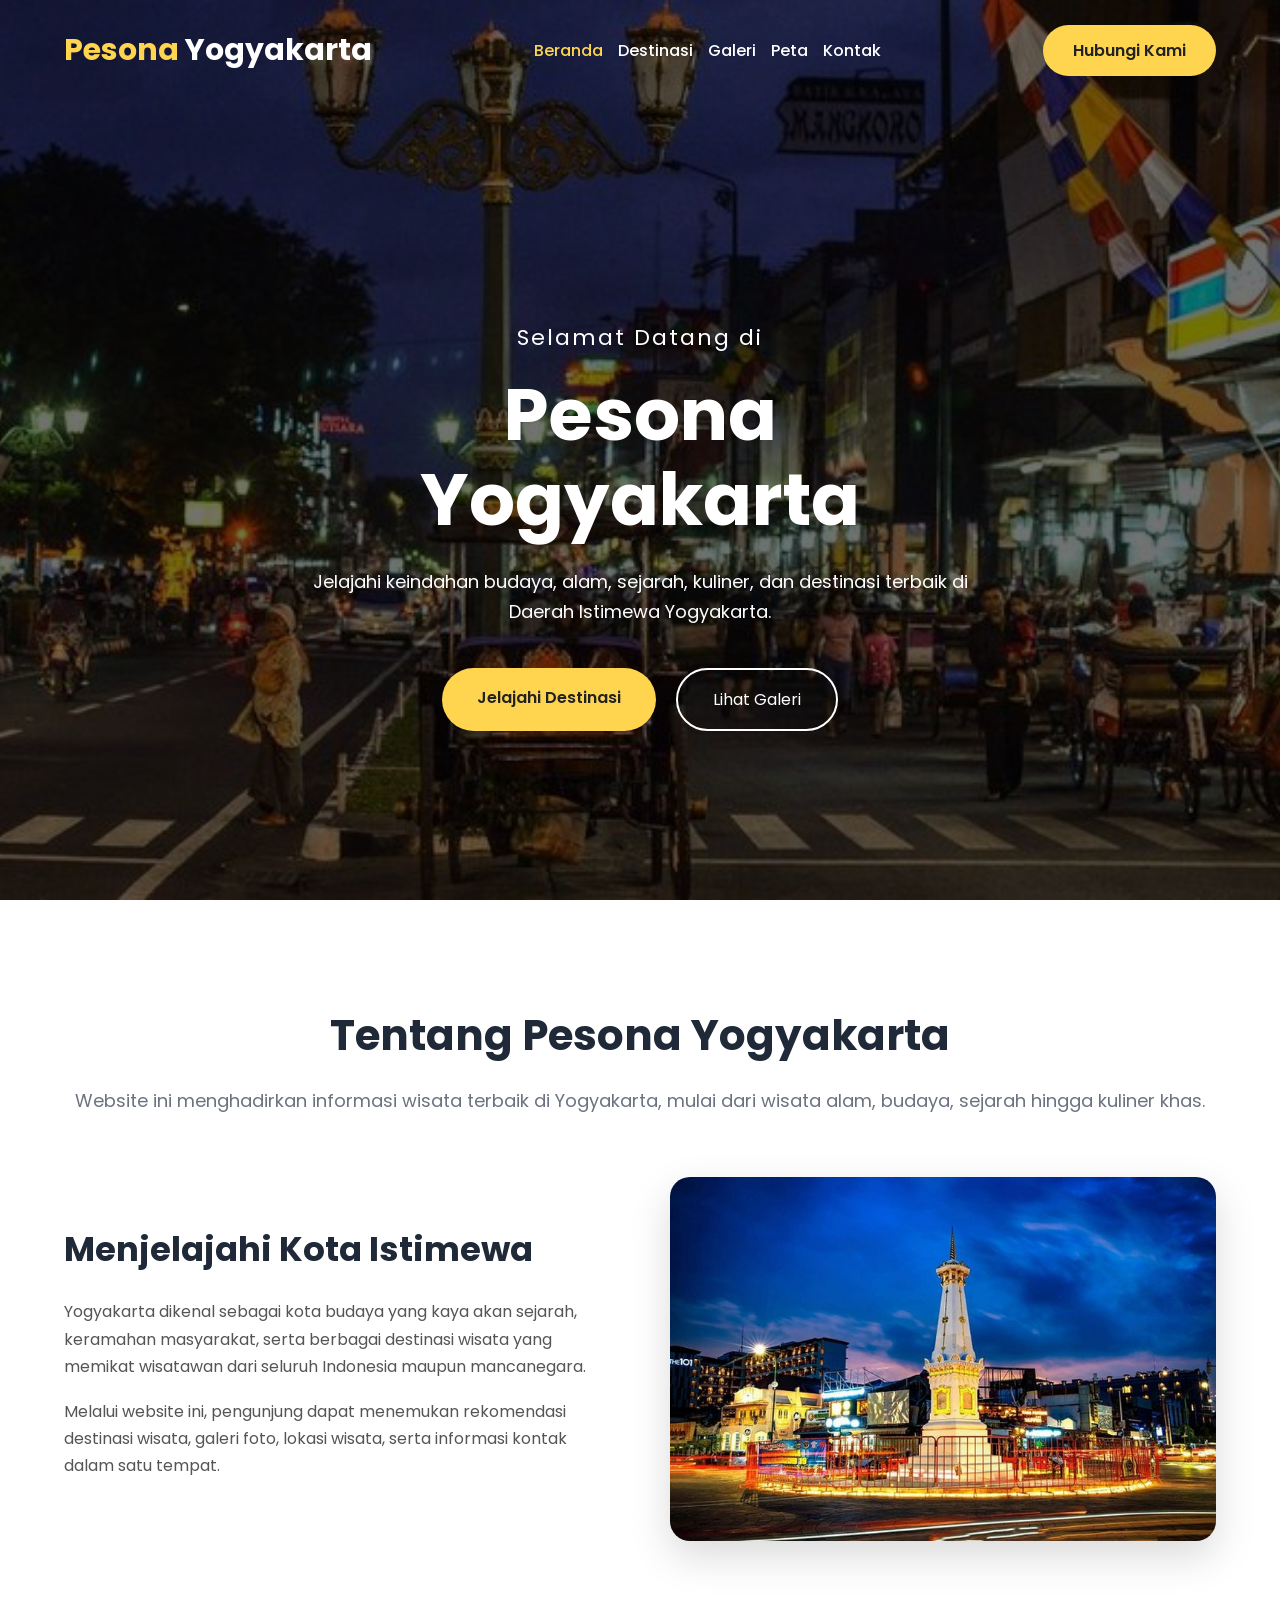
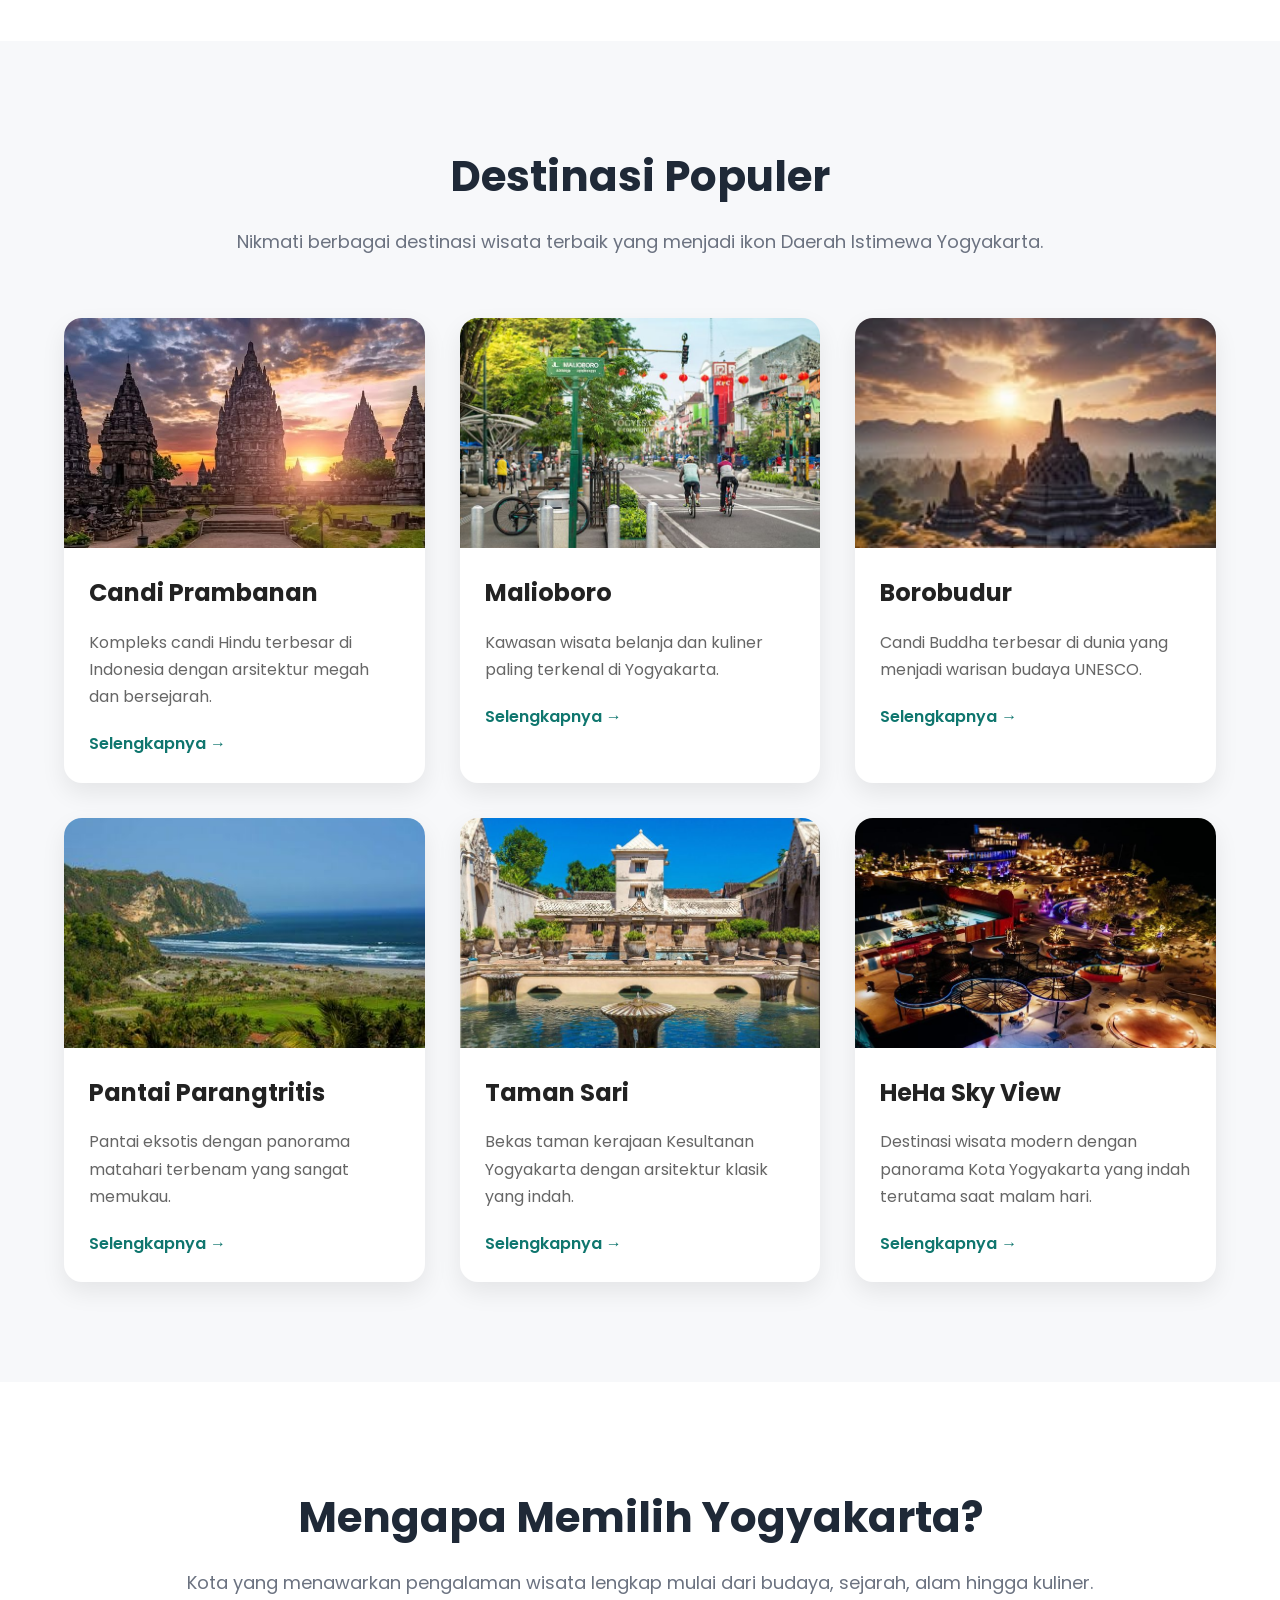
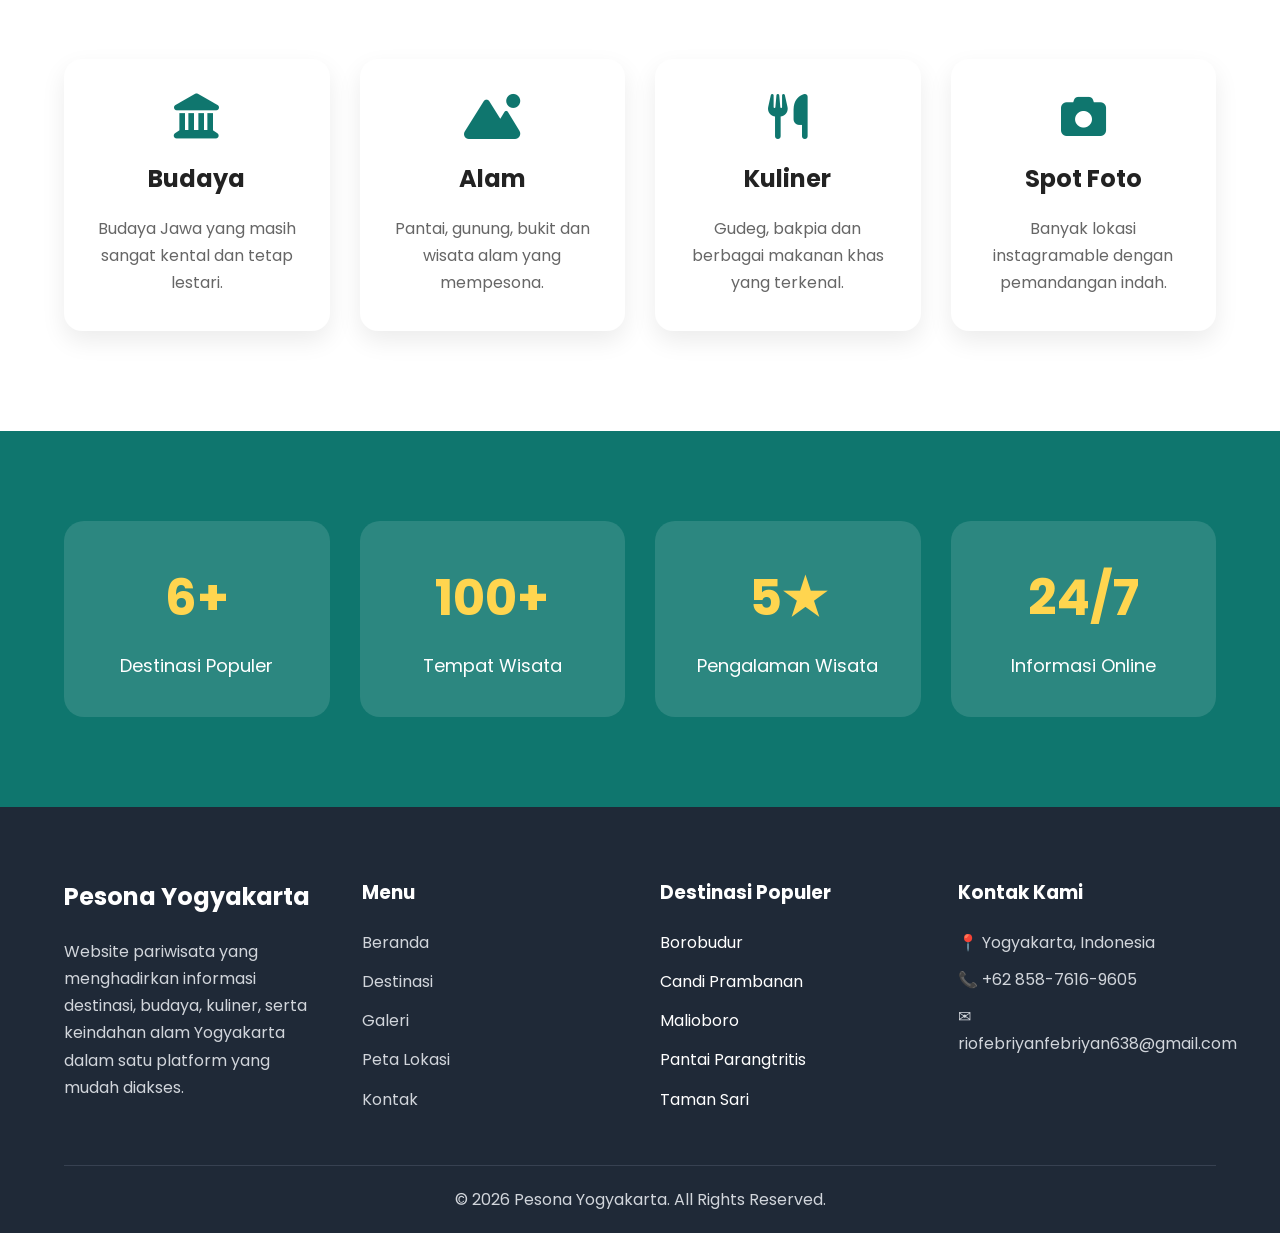
<file: index.html>
<!DOCTYPE html>
<html lang="id">

<head>
    <meta charset="UTF-8">
    <meta name="viewport" content="width=device-width, initial-scale=1.0">

    <title>Pesona Yogyakarta</title>

    <link href="https://fonts.googleapis.com/css2?family=Poppins:wght@300;400;500;600;700;800&display=swap" rel="stylesheet">

    <link rel="stylesheet"
        href="https://cdnjs.cloudflare.com/ajax/libs/font-awesome/6.7.2/css/all.min.css">

    <link rel="stylesheet" href="css/style.css">
</head>

<body>
    <header class="header">

        <nav class="navbar container">

            <a href="index.html" class="logo">
                <span>Pesona</span> Yogyakarta
            </a>
            
<ul class="nav-menu">

    <li><a href="index.html" class="active">Beranda</a></li>

    <li><a href="destinasi.html">Destinasi</a></li>

    <li><a href="galeri.html">Galeri</a></li>

    <li><a href="peta.html">Peta</a></li>

    <li><a href="kontak.html">Kontak</a></li>

</ul>

        <a href="kontak.html" class="btn-nav">

           Hubungi Kami

           </a>

        </nav>

    </header>

    <section class="hero home-hero">

        <div class="hero-overlay"></div>

        <div class="hero-content container">

            <p class="hero-subtitle">
                Selamat Datang di
            </p>

            <h1>
                Pesona <br>
                Yogyakarta
            </h1>

            <p class="hero-text">

                Jelajahi keindahan budaya,
                alam, sejarah, kuliner,
                dan destinasi terbaik
                di Daerah Istimewa Yogyakarta.

            </p>

            <div class="hero-button">

                <a href="destinasi.html" class="btn-primary">
                    Jelajahi Destinasi
                </a>

                <a href="galeri.html" class="btn-secondary">
                    Lihat Galeri
                </a>

            </div>

        </div>

    </section>

    <section class="about">

        <div class="container">

            <div class="section-title">

                <h2>Tentang Pesona Yogyakarta</h2>

                <p>
                    Website ini menghadirkan informasi wisata terbaik di Yogyakarta,
                    mulai dari wisata alam, budaya, sejarah hingga kuliner khas.
                </p>

            </div>

            <div class="about-content">

                <div class="about-text">

                    <h3>Menjelajahi Kota Istimewa</h3>

                    <p>

                        Yogyakarta dikenal sebagai kota budaya yang kaya akan sejarah,
                        keramahan masyarakat, serta berbagai destinasi wisata yang
                        memikat wisatawan dari seluruh Indonesia maupun mancanegara.

                    </p>

                    <p>

                        Melalui website ini, pengunjung dapat menemukan rekomendasi
                        destinasi wisata, galeri foto, lokasi wisata, serta informasi
                        kontak dalam satu tempat.

                    </p>

                </div>

                <div class="about-image">

                    <img src="images/hero/about.jpg"
                        alt="Pesona Yogyakarta">

                </div>

            </div>

        </div>

    </section>

    <section class="destination">

        <div class="container">

            <div class="section-title">

                <h2>Destinasi Populer</h2>

                <p>
                    Nikmati berbagai destinasi wisata terbaik yang menjadi ikon
                    Daerah Istimewa Yogyakarta.
                </p>

            </div>

            <div class="destination-grid">

                <div class="card">

                    <img src="images/destinasi/prambanan.jpg" alt="Candi Prambanan">

                    <div class="card-content">

                        <h3>Candi Prambanan</h3>

                        <p>
                            Kompleks candi Hindu terbesar di Indonesia
                            dengan arsitektur megah dan bersejarah.
                        </p>

                        <a href="destinasi.html">Selengkapnya →</a>

                    </div>

                </div>

                <div class="card">

                    <img src="images/destinasi/malioboro.jpg" alt="Malioboro">

                    <div class="card-content">

                        <h3>Malioboro</h3>

                        <p>
                            Kawasan wisata belanja dan kuliner paling terkenal
                            di Yogyakarta.
                        </p>

                        <a href="destinasi.html">Selengkapnya →</a>

                    </div>

                </div>

                <div class="card">

                    <img src="images/destinasi/borobudur.jpg" alt="Borobudur">

                    <div class="card-content">

                        <h3>Borobudur</h3>

                        <p>
                            Candi Buddha terbesar di dunia yang menjadi
                            warisan budaya UNESCO.
                        </p>

                        <a href="destinasi.html">Selengkapnya →</a>

                    </div>

                </div>

                <div class="card">

                    <img src="images/destinasi/parangtritis.jpg" alt="Pantai Parangtritis">

                    <div class="card-content">

                        <h3>Pantai Parangtritis</h3>

                        <p>
                            Pantai eksotis dengan panorama matahari terbenam
                            yang sangat memukau.
                        </p>

                        <a href="destinasi.html">Selengkapnya →</a>

                    </div>

                </div>

                <div class="card">

                    <img src="images/destinasi/tamansari.jpg" alt="Taman Sari">

                    <div class="card-content">

                        <h3>Taman Sari</h3>

                        <p>
                            Bekas taman kerajaan Kesultanan Yogyakarta
                            dengan arsitektur klasik yang indah.
                        </p>

                        <a href="destinasi.html">Selengkapnya →</a>

                    </div>

                </div>

                <div class="card">

                    <img src="images/destinasi/heha.jpg" alt="HeHa Sky View">

                    <div class="card-content">

                        <h3>HeHa Sky View</h3>

                        <p>
                           Destinasi wisata modern dengan panorama Kota Yogyakarta
                        yang indah terutama saat malam hari.
                        </p>

                        <a href="destinasi.html">Selengkapnya →</a>

                    </div>

                </div>

            </div>

        </div>

    </section>

    <section class="why">

        <div class="container">

            <div class="section-title">

                <h2>Mengapa Memilih Yogyakarta?</h2>

                <p>
                    Kota yang menawarkan pengalaman wisata lengkap
                    mulai dari budaya, sejarah, alam hingga kuliner.
                </p>

            </div>

            <div class="why-grid">

                <div class="why-card">

                    <i class="fa-solid fa-landmark"></i>

                    <h3>Budaya</h3>

                    <p>
                        Budaya Jawa yang masih sangat kental
                        dan tetap lestari.
                    </p>

                </div>

                <div class="why-card">

                    <i class="fa-solid fa-mountain-sun"></i>

                    <h3>Alam</h3>

                    <p>
                        Pantai, gunung, bukit dan wisata alam
                        yang mempesona.
                    </p>

                </div>

                <div class="why-card">

                    <i class="fa-solid fa-utensils"></i>

                    <h3>Kuliner</h3>

                    <p>
                        Gudeg, bakpia dan berbagai makanan khas
                        yang terkenal.
                    </p>

                </div>

                <div class="why-card">

                    <i class="fa-solid fa-camera"></i>

                    <h3>Spot Foto</h3>

                    <p>
                        Banyak lokasi instagramable
                        dengan pemandangan indah.
                    </p>

                </div>

            </div>

        </div>

    </section>

    <section class="statistics">

        <div class="container">

            <div class="stats-grid">

                <div class="stat-card">
                    <h2>6+</h2>
                    <p>Destinasi Populer</p>
                </div>

                <div class="stat-card">
                    <h2>100+</h2>
                    <p>Tempat Wisata</p>
                </div>

                <div class="stat-card">
                    <h2>5★</h2>
                    <p>Pengalaman Wisata</p>
                </div>

                <div class="stat-card">
                    <h2>24/7</h2>
                    <p>Informasi Online</p>
                </div>

            </div>

        </div>

    </section>
       
    <footer class="footer">

        <div class="container">

            <div class="footer-grid">

                <div class="footer-item">

                    <h2>Pesona Yogyakarta</h2>

                    <p>
                        Website pariwisata yang menghadirkan informasi destinasi,
                        budaya, kuliner, serta keindahan alam Yogyakarta dalam
                        satu platform yang mudah diakses.
                    </p>

                </div>

                <div class="footer-item">

                    <h3>Menu</h3>

                    <ul>

                        <li><a href="index.html">Beranda</a></li>

                        <li><a href="destinasi.html">Destinasi</a></li>

                        <li><a href="galeri.html">Galeri</a></li>

                        <li><a href="peta.html">Peta Lokasi</a></li>

                        <li><a href="kontak.html">Kontak</a></li>

                    </ul>

                </div>

                <div class="footer-item">

                    <h3>Destinasi Populer</h3>

                    <ul>

                        <li>Borobudur</li>

                        <li>Candi Prambanan</li>

                        <li>Malioboro</li>

                        <li>Pantai Parangtritis</li>

                        <li>Taman Sari</li>

                    </ul>

                </div>

                <div class="footer-item">

                    <h3>Kontak Kami</h3>

                    <p>
                        📍 Yogyakarta, Indonesia
                    </p>

                    <p>
                        📞 +62 858-7616-9605
                    </p>

                    <p>
                        ✉ riofebriyanfebriyan638@gmail.com
                    </p>

                </div>

            </div>

            <hr>

            <div class="footer-bottom">

                <p>
                    © 2026 Pesona Yogyakarta. All Rights Reserved.
                </p>

            </div>

        </div>

    </footer>

</body>

</html>
</file>
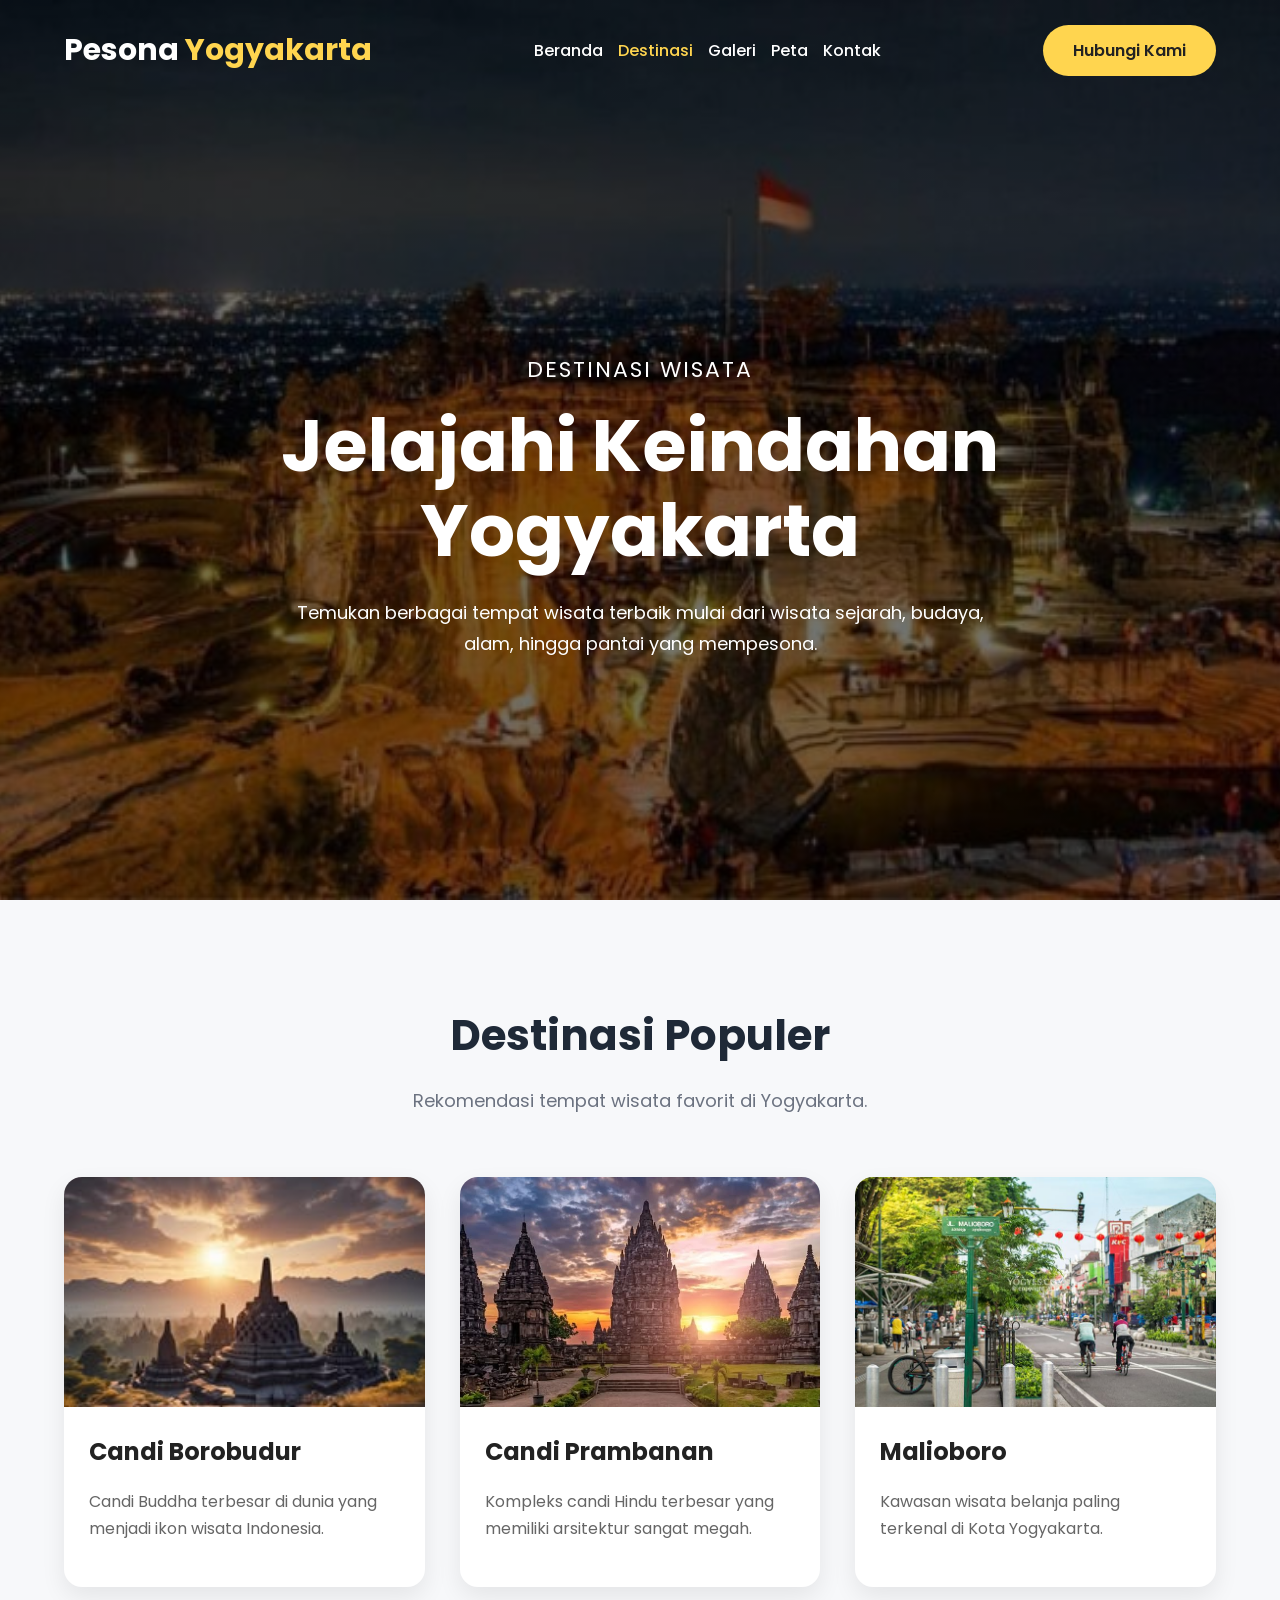
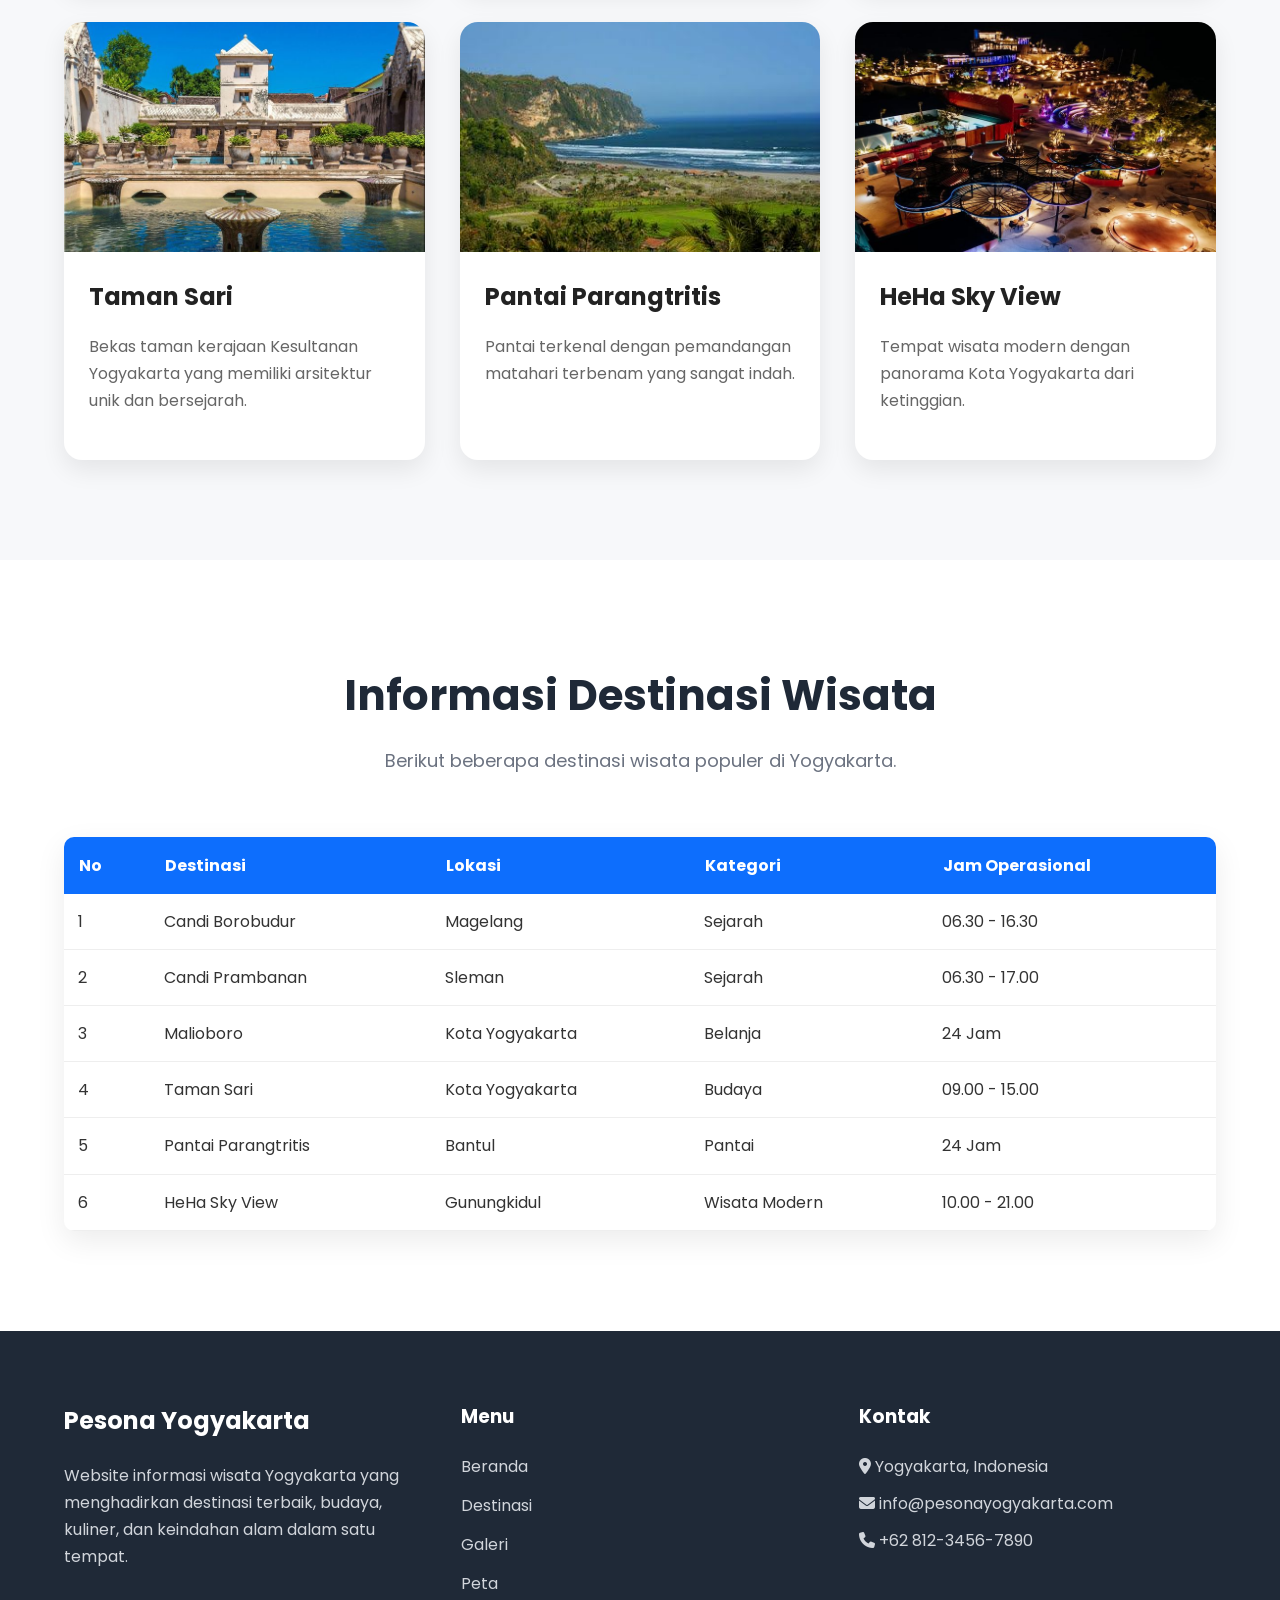
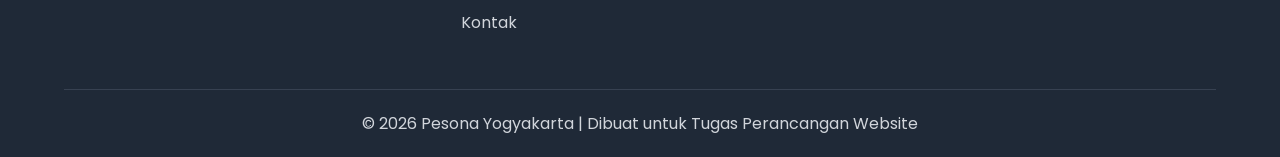
<file: destinasi.html>
<!DOCTYPE html>
<html lang="id">

<head>

    <meta charset="UTF-8">

    <meta name="viewport" content="width=device-width, initial-scale=1.0">

    <title>Destinasi Wisata | Pesona Yogyakarta</title>

    <link rel="preconnect" href="https://fonts.googleapis.com">

    <link rel="preconnect" href="https://fonts.gstatic.com" crossorigin>

    <link href="https://fonts.googleapis.com/css2?family=Poppins:wght@300;400;500;600;700&display=swap" rel="stylesheet">

    <link rel="stylesheet"
        href="https://cdnjs.cloudflare.com/ajax/libs/font-awesome/6.7.2/css/all.min.css">

    <link rel="stylesheet" href="css/style.css">

</head>

<body>

<header class="header">

    <div class="container">

        <nav class="navbar">

            <a href="index.html" class="logo">

                Pesona <span>Yogyakarta</span>

            </a>

            <ul class="nav-menu">

                <li><a href="index.html">Beranda</a></li>

                <li><a href="destinasi.html" class="active">Destinasi</a></li>

                <li><a href="galeri.html">Galeri</a></li>

                <li><a href="peta.html">Peta</a></li>

                <li><a href="kontak.html">Kontak</a></li>

            </ul>

            <a href="kontak.html" class="btn-nav">

                Hubungi Kami

            </a>

        </nav>

    </div>

</header>

<section class="hero destinasi-hero">

    <div class="hero-overlay"></div>

    <div class="hero-content">

        <p class="hero-subtitle">

            DESTINASI WISATA

        </p>

        <h1>

            Jelajahi Keindahan <br>

            Yogyakarta

        </h1>

        <p class="hero-text">

            Temukan berbagai tempat wisata terbaik mulai dari
            wisata sejarah, budaya, alam, hingga pantai yang
            mempesona.

        </p>

    </div>

</section>

<section class="destination">

    <div class="container">

        <div class="section-title">

            <h2>Destinasi Populer</h2>

            <p>

                Rekomendasi tempat wisata favorit di Yogyakarta.

            </p>

        </div>

        <div class="destination-grid">

            <div class="card">

                <img src="images/destinasi/borobudur.jpg" alt="Borobudur">

                <div class="card-content">

                    <h3>Candi Borobudur</h3>

                    <p>

                        Candi Buddha terbesar di dunia yang
                        menjadi ikon wisata Indonesia.

                    </p>

                </div>

            </div>

            <div class="card">

                <img src="images/destinasi/prambanan.jpg" alt="Prambanan">

                <div class="card-content">

                    <h3>Candi Prambanan</h3>

                    <p>

                        Kompleks candi Hindu terbesar yang
                        memiliki arsitektur sangat megah.

                    </p>

                </div>

            </div>

            <div class="card">

                <img src="images/destinasi/malioboro.jpg" alt="Malioboro">

                <div class="card-content">

                    <h3>Malioboro</h3>

                    <p>

                        Kawasan wisata belanja paling terkenal
                        di Kota Yogyakarta.

                    </p>

                </div>

            </div>

            <div class="card">

                <img src="images/destinasi/tamansari.jpg" alt="Taman Sari">

                <div class="card-content">

                    <h3>Taman Sari</h3>

                    <p>

                        Bekas taman kerajaan Kesultanan Yogyakarta
                        yang memiliki arsitektur unik dan bersejarah.

                    </p>

                </div>

            </div>

            <div class="card">

                <img src="images/destinasi/parangtritis.jpg" alt="Pantai Parangtritis">

                <div class="card-content">

                    <h3>Pantai Parangtritis</h3>

                    <p>

                        Pantai terkenal dengan pemandangan matahari
                        terbenam yang sangat indah.

                    </p>

                </div>

            </div>

            <div class="card">

               <img src="images/destinasi/heha.jpg" alt="HeHa Sky View">

                <div class="card-content">

                    <h3>HeHa Sky View</h3>

                    <p>

                        Tempat wisata modern dengan panorama Kota
                        Yogyakarta dari ketinggian.

                    </p>

                </div>

            </div>

        </div>

    </div>

</section>

<section class="about">

    <div class="container">

        <div class="section-title">

            <h2>Informasi Destinasi Wisata</h2>

            <p>

                Berikut beberapa destinasi wisata populer di Yogyakarta.

            </p>

        </div>

        <table class="destination-table">

            <thead>

                <tr>

                    <th>No</th>

                    <th>Destinasi</th>

                    <th>Lokasi</th>

                    <th>Kategori</th>

                    <th>Jam Operasional</th>

                </tr>

            </thead>

            <tbody>

                <tr>

                    <td>1</td>

                    <td>Candi Borobudur</td>

                    <td>Magelang</td>

                    <td>Sejarah</td>

                    <td>06.30 - 16.30</td>

                </tr>

                <tr>

                    <td>2</td>

                    <td>Candi Prambanan</td>

                    <td>Sleman</td>

                    <td>Sejarah</td>

                    <td>06.30 - 17.00</td>

                </tr>

                <tr>

                    <td>3</td>

                    <td>Malioboro</td>

                    <td>Kota Yogyakarta</td>

                    <td>Belanja</td>

                    <td>24 Jam</td>

                </tr>

                <tr>

                    <td>4</td>

                    <td>Taman Sari</td>

                    <td>Kota Yogyakarta</td>

                    <td>Budaya</td>

                    <td>09.00 - 15.00</td>

                </tr>

                <tr>

                    <td>5</td>

                    <td>Pantai Parangtritis</td>

                    <td>Bantul</td>

                    <td>Pantai</td>

                    <td>24 Jam</td>

                </tr>

                <tr>

                    <td>6</td>

                    <td>HeHa Sky View</td>

                    <td>Gunungkidul</td>

                    <td>Wisata Modern</td>

                    <td>10.00 - 21.00</td>

                </tr>

            </tbody>

        </table>

    </div>

</section>

<footer class="footer">

    <div class="container">

        <div class="footer-grid">

            <div class="footer-item">

                <h2>Pesona Yogyakarta</h2>

                <p>

                    Website informasi wisata Yogyakarta yang
                    menghadirkan destinasi terbaik, budaya,
                    kuliner, dan keindahan alam dalam satu tempat.

                </p>

            </div>

            <div class="footer-item">

                <h3>Menu</h3>

                <ul>

                    <li><a href="index.html">Beranda</a></li>

                    <li><a href="destinasi.html">Destinasi</a></li>

                    <li><a href="galeri.html">Galeri</a></li>

                    <li><a href="peta.html">Peta</a></li>

                    <li><a href="kontak.html">Kontak</a></li>

                </ul>

            </div>

            <div class="footer-item">

                <h3>Kontak</h3>

                <p><i class="fas fa-map-marker-alt"></i> Yogyakarta, Indonesia</p>

                <p><i class="fas fa-envelope"></i> info@pesonayogyakarta.com</p>

                <p><i class="fas fa-phone"></i> +62 812-3456-7890</p>

            </div>

        </div>

        <hr>

        <div class="footer-bottom">

            <p>

                © 2026 Pesona Yogyakarta | Dibuat untuk Tugas Perancangan Website

            </p>

        </div>

    </div>

</footer>

</body>

</html>
</file>
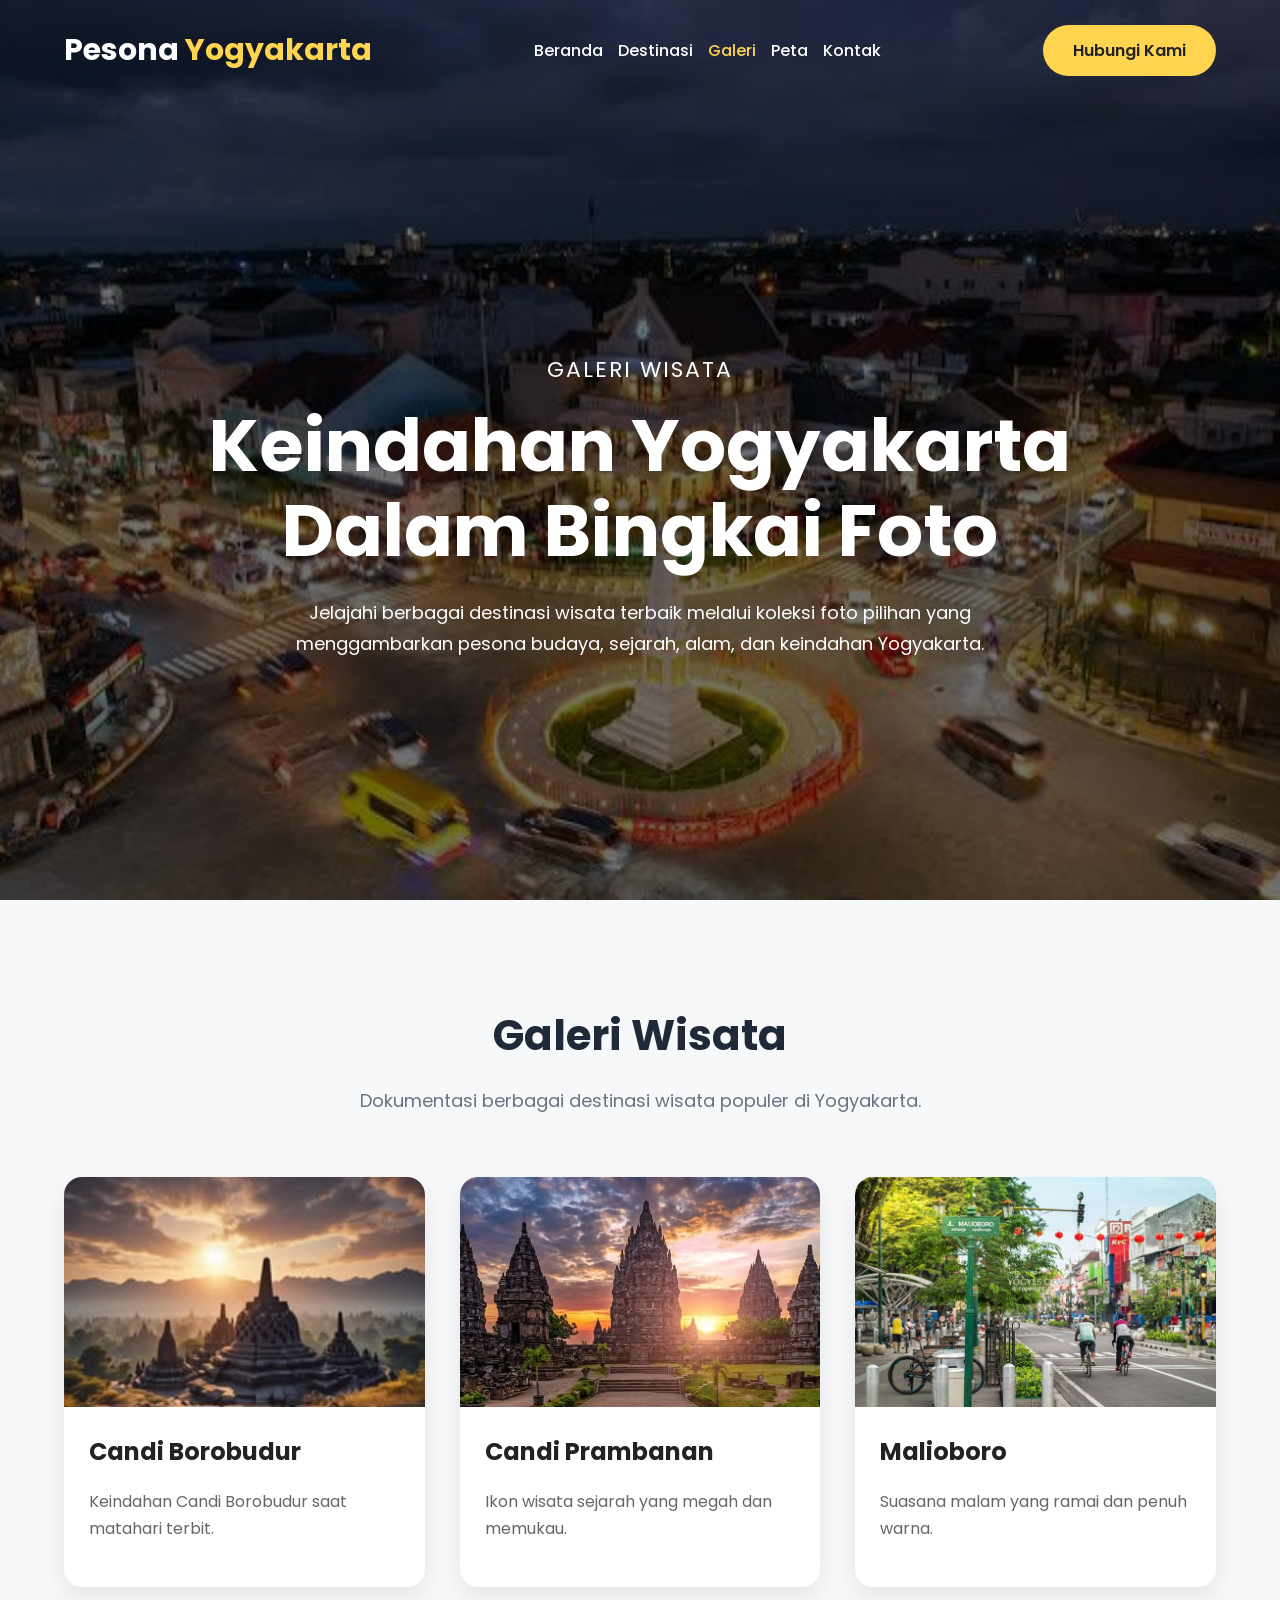
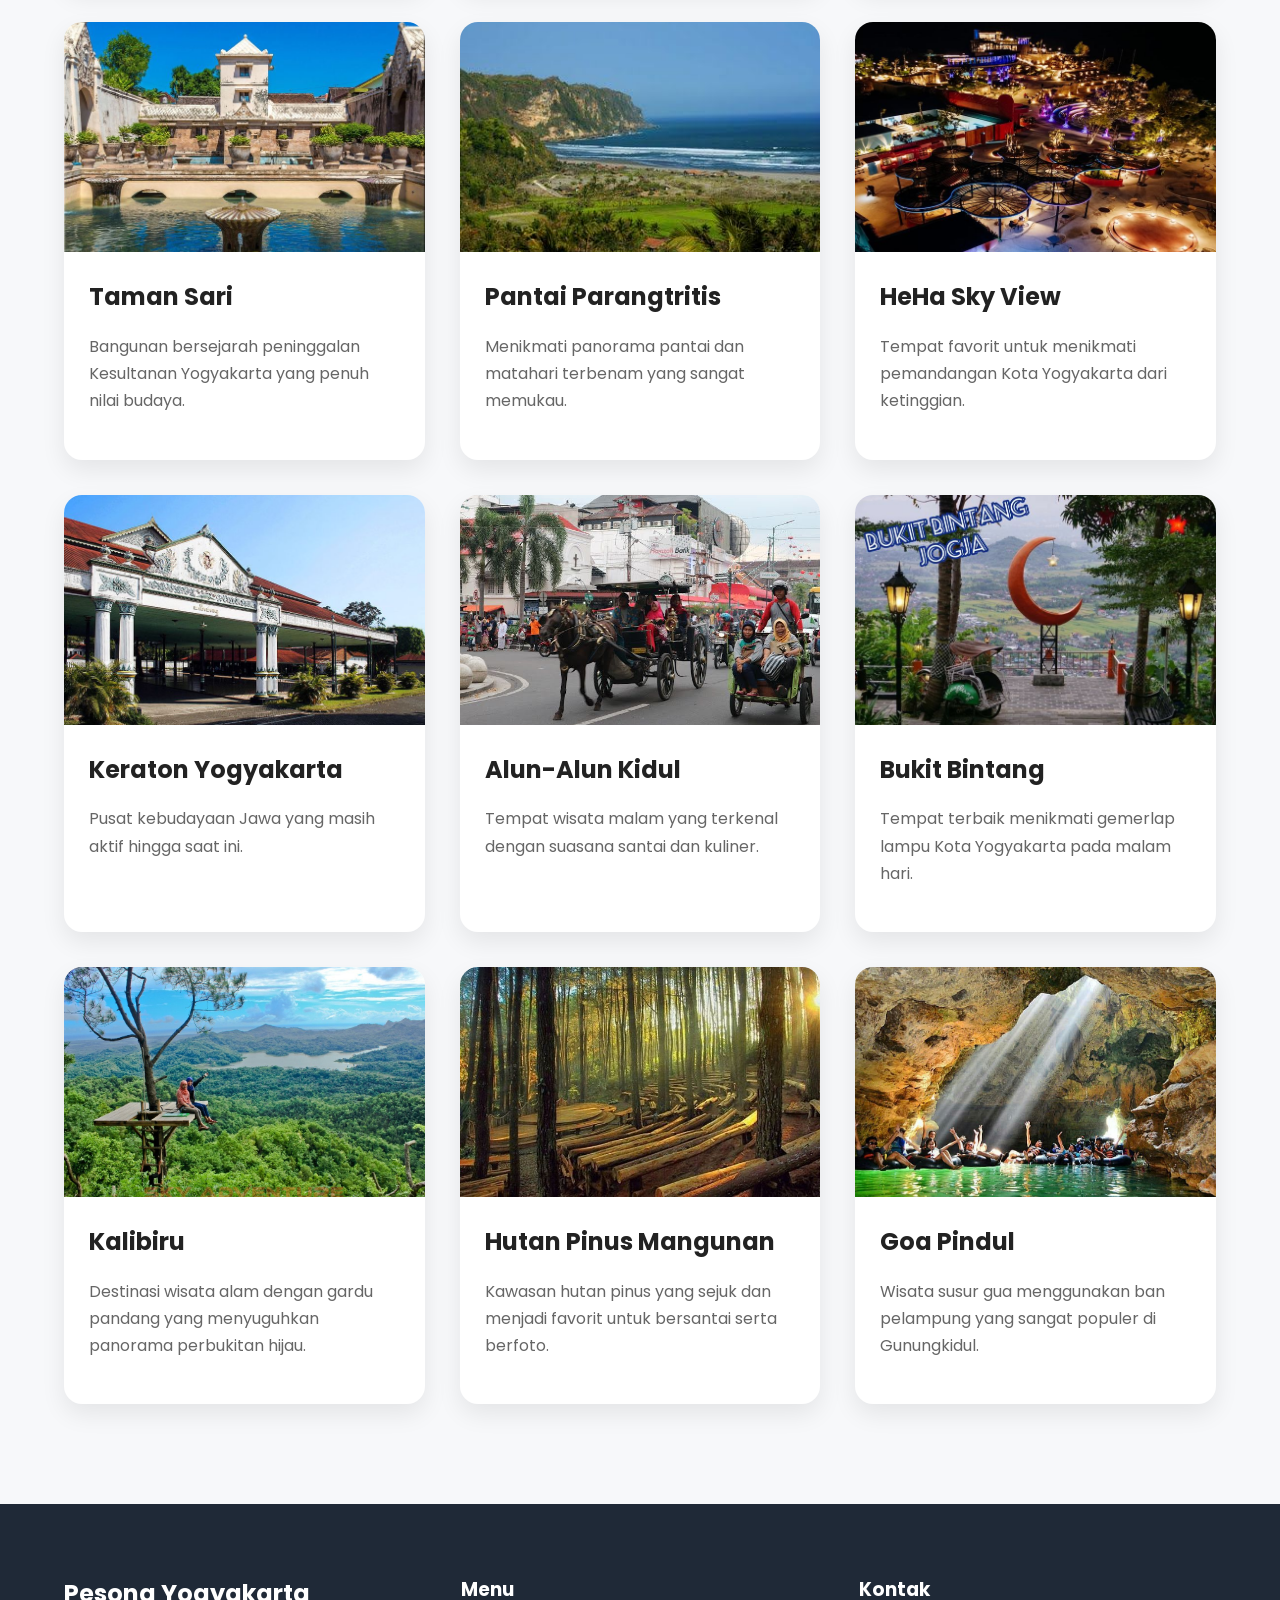
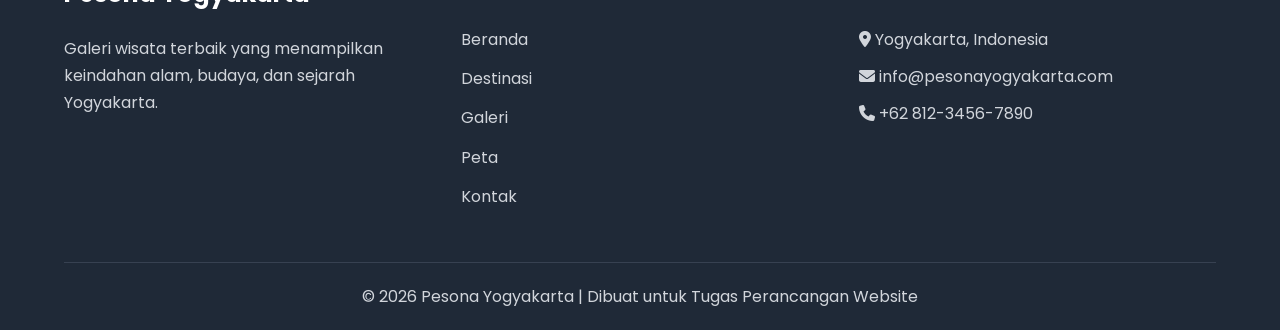
<file: galeri.html>
<!DOCTYPE html>
<html lang="id">

<head>

    <meta charset="UTF-8">

    <meta name="viewport" content="width=device-width, initial-scale=1.0">

    <title>Galeri Wisata | Pesona Yogyakarta</title>

    <!-- Google Font -->
    <link rel="preconnect" href="https://fonts.googleapis.com">

    <link rel="preconnect" href="https://fonts.gstatic.com" crossorigin>

    <link href="https://fonts.googleapis.com/css2?family=Poppins:wght@300;400;500;600;700&display=swap" rel="stylesheet">

    <!-- Font Awesome -->
    <link rel="stylesheet"
        href="https://cdnjs.cloudflare.com/ajax/libs/font-awesome/6.7.2/css/all.min.css">

    <!-- CSS -->
    <link rel="stylesheet" href="css/style.css">

</head>

<body>

<header class="header">

    <div class="container">

        <nav class="navbar">

            <a href="index.html" class="logo">

                Pesona <span>Yogyakarta</span>

            </a>

            <ul class="nav-menu">

                <li><a href="index.html">Beranda</a></li>

                <li><a href="destinasi.html">Destinasi</a></li>

                <li><a href="galeri.html" class="active">Galeri</a></li>

                <li><a href="peta.html">Peta</a></li>

                <li><a href="kontak.html">Kontak</a></li>

            </ul>

            <a href="kontak.html" class="btn-nav">

                Hubungi Kami

            </a>

        </nav>

    </div>

</header>

<section class="hero galeri-hero">

    <div class="hero-overlay"></div>

    <div class="hero-content">

        <p class="hero-subtitle">

            GALERI WISATA

        </p>

        <h1>

            Keindahan Yogyakarta <br>

            Dalam Bingkai Foto

        </h1>

        <p class="hero-text">

            Jelajahi berbagai destinasi wisata terbaik melalui
            koleksi foto pilihan yang menggambarkan pesona
            budaya, sejarah, alam, dan keindahan Yogyakarta.

        </p>

    </div>

</section>

<section class="destination">

    <div class="container">

        <div class="section-title">

            <h2>Galeri Wisata</h2>

            <p>

                Dokumentasi berbagai destinasi wisata populer
                di Yogyakarta.

            </p>

        </div>

        <div class="destination-grid">

            <div class="card">

                <img src="images/galeri/borobudur.jpg" alt="Borobudur">

                <div class="card-content">

                    <h3>Candi Borobudur</h3>

                    <p>

                        Keindahan Candi Borobudur saat matahari terbit.

                    </p>

                </div>

            </div>

            <div class="card">

                <img src="images/galeri/prambanan.jpg" alt="Prambanan">

                <div class="card-content">

                    <h3>Candi Prambanan</h3>

                    <p>

                        Ikon wisata sejarah yang megah dan memukau.

                    </p>

                </div>

            </div>

            <div class="card">

                <img src="images/galeri/malioboro.jpg" alt="Malioboro">

                <div class="card-content">

                    <h3>Malioboro</h3>

                    <p>

                        Suasana malam yang ramai dan penuh warna.

                    </p>

                </div>

            </div>

            <div class="card">

                <img src="images/galeri/tamansari.jpg" alt="Taman Sari">

                <div class="card-content">

                    <h3>Taman Sari</h3>

                    <p>

                        Bangunan bersejarah peninggalan Kesultanan
                        Yogyakarta yang penuh nilai budaya.

                    </p>

                </div>

            </div>

            <div class="card">

                <img src="images/galeri/parangtritis.jpg" alt="Pantai Parangtritis">

                <div class="card-content">

                    <h3>Pantai Parangtritis</h3>

                    <p>

                        Menikmati panorama pantai dan matahari
                        terbenam yang sangat memukau.

                    </p>

                </div>

            </div>

            <div class="card">

                <img src="images/galeri/heha.jpg" alt="HeHa Sky View">

                <div class="card-content">

                    <h3>HeHa Sky View</h3>

                    <p>

                        Tempat favorit untuk menikmati pemandangan
                        Kota Yogyakarta dari ketinggian.

                    </p>

                </div>

            </div>

            <div class="card">

                <img src="images/galeri/keraton.jpg" alt="Keraton Yogyakarta">

                <div class="card-content">

                    <h3>Keraton Yogyakarta</h3>

                    <p>

                        Pusat kebudayaan Jawa yang masih aktif
                        hingga saat ini.

                    </p>

                </div>

            </div>

            <div class="card">

                <img src="images/galeri/alunalun.jpg" alt="Alun-Alun Kidul">

                <div class="card-content">

                    <h3>Alun-Alun Kidul</h3>

                    <p>

                        Tempat wisata malam yang terkenal dengan
                        suasana santai dan kuliner.

                    </p>

                </div>

            </div>

            <div class="card">

                <img src="images/galeri/bukitbintang.jpg" alt="Bukit Bintang">

                <div class="card-content">

                    <h3>Bukit Bintang</h3>

                    <p>

                        Tempat terbaik menikmati gemerlap lampu
                        Kota Yogyakarta pada malam hari.

                    </p>

                </div>

            </div>

            <div class="card">

                <img src="images/galeri/kalibiru.jpg" alt="Kalibiru">

                <div class="card-content">

                    <h3>Kalibiru</h3>

                    <p>

                        Destinasi wisata alam dengan gardu pandang
                        yang menyuguhkan panorama perbukitan hijau.

                    </p>

                </div>

            </div>

            <div class="card">

                <img src="images/galeri/pinusmangunan.jpg" alt="Hutan Pinus Mangunan">

                <div class="card-content">

                    <h3>Hutan Pinus Mangunan</h3>

                    <p>

                        Kawasan hutan pinus yang sejuk dan menjadi
                        favorit untuk bersantai serta berfoto.

                    </p>

                </div>

            </div>

            <div class="card">

                <img src="images/galeri/goapindul.jpg" alt="Goa Pindul">

                <div class="card-content">

                    <h3>Goa Pindul</h3>

                    <p>

                        Wisata susur gua menggunakan ban pelampung
                        yang sangat populer di Gunungkidul.

                    </p>

                </div>

            </div>

        </div>

    </div>

</section>

<footer class="footer">

    <div class="container">

        <div class="footer-grid">

            <div class="footer-item">

                <h2>Pesona Yogyakarta</h2>

                <p>

                    Galeri wisata terbaik yang menampilkan
                    keindahan alam, budaya, dan sejarah
                    Yogyakarta.

                </p>

            </div>

            <div class="footer-item">

                <h3>Menu</h3>

                <ul>

                    <li><a href="index.html">Beranda</a></li>

                    <li><a href="destinasi.html">Destinasi</a></li>

                    <li><a href="galeri.html">Galeri</a></li>

                    <li><a href="peta.html">Peta</a></li>

                    <li><a href="kontak.html">Kontak</a></li>

                </ul>

            </div>

            <div class="footer-item">

                <h3>Kontak</h3>

                <p><i class="fas fa-map-marker-alt"></i> Yogyakarta, Indonesia</p>

                <p><i class="fas fa-envelope"></i> info@pesonayogyakarta.com</p>

                <p><i class="fas fa-phone"></i> +62 812-3456-7890</p>

            </div>

        </div>

        <hr>

        <div class="footer-bottom">

            <p>

                © 2026 Pesona Yogyakarta | Dibuat untuk Tugas Perancangan Website

            </p>

        </div>

    </div>

</footer>

</body>

</html>
</file>
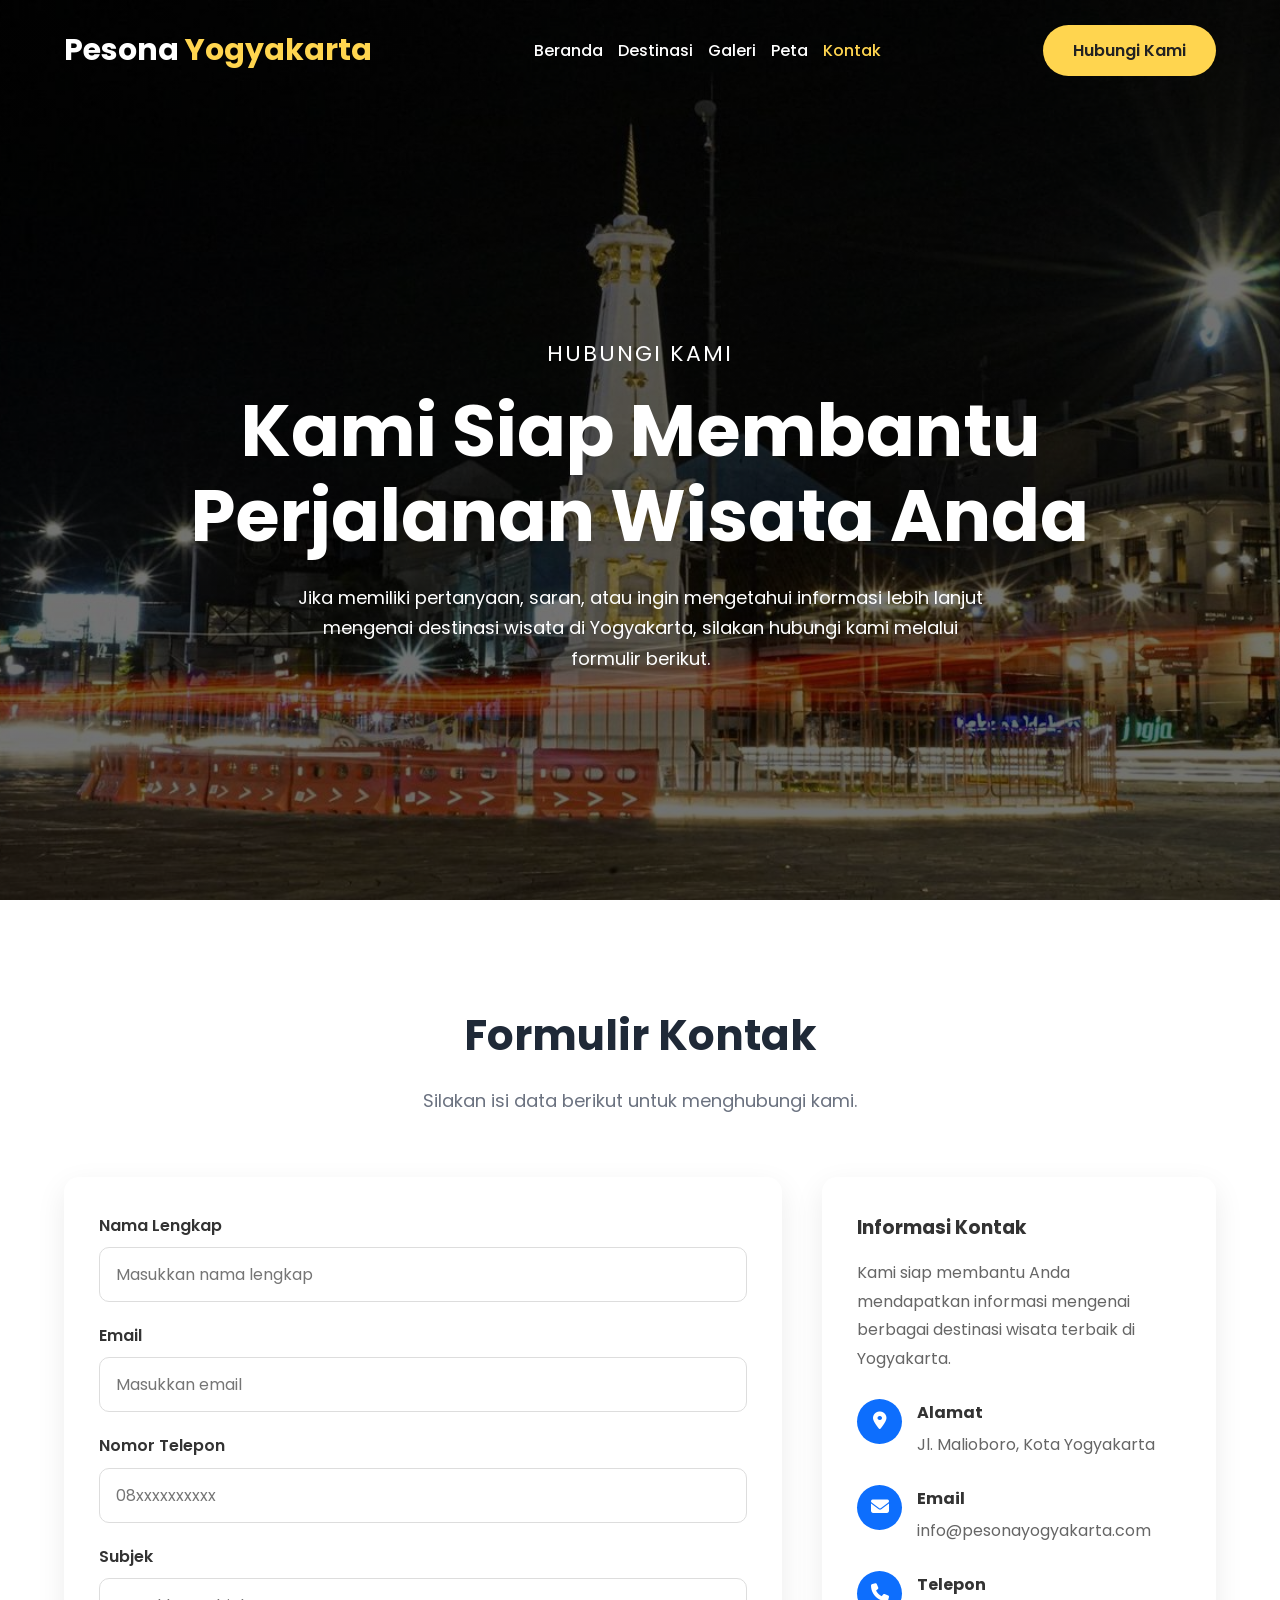
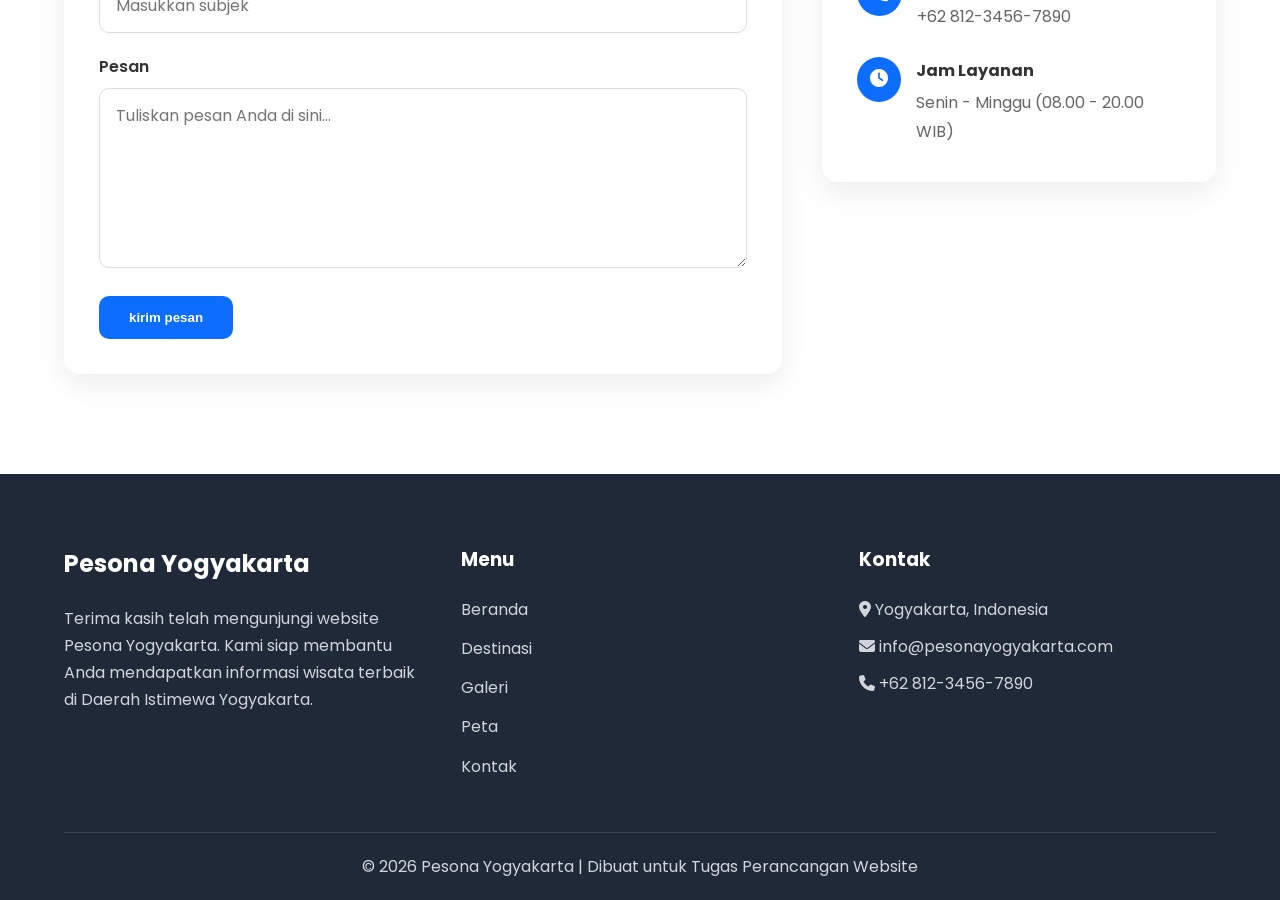
<file: kontak.html>
<!DOCTYPE html>
<html lang="id">

<head>

    <meta charset="UTF-8">

    <meta name="viewport" content="width=device-width, initial-scale=1.0">

    <title>Kontak | Pesona Yogyakarta</title>

    <link rel="preconnect" href="https://fonts.googleapis.com">

    <link rel="preconnect" href="https://fonts.gstatic.com" crossorigin>

    <link href="https://fonts.googleapis.com/css2?family=Poppins:wght@300;400;500;600;700&display=swap" rel="stylesheet">

    <link rel="stylesheet"
        href="https://cdnjs.cloudflare.com/ajax/libs/font-awesome/6.7.2/css/all.min.css">

    <link rel="stylesheet" href="css/style.css">

</head>

<body>

<header class="header">

    <div class="container">

        <nav class="navbar">

            <a href="index.html" class="logo">

                Pesona <span>Yogyakarta</span>

            </a>

            <ul class="nav-menu">

                <li><a href="index.html">Beranda</a></li>

                <li><a href="destinasi.html">Destinasi</a></li>

                <li><a href="galeri.html">Galeri</a></li>

                <li><a href="peta.html">Peta</a></li>

                <li><a href="kontak.html" class="active">Kontak</a></li>

            </ul>

            <a href="kontak.html" class="btn-nav">

                Hubungi Kami

            </a>

        </nav>

    </div>

</header>

<section class="hero kontak-hero">

    <div class="hero-overlay"></div>

    <div class="hero-content">

        <p class="hero-subtitle">

            HUBUNGI KAMI

        </p>

        <h1>

            Kami Siap Membantu <br>

            Perjalanan Wisata Anda

        </h1>

        <p class="hero-text">

            Jika memiliki pertanyaan, saran, atau ingin mengetahui
            informasi lebih lanjut mengenai destinasi wisata di
            Yogyakarta, silakan hubungi kami melalui formulir berikut.

        </p>

    </div>

</section>

<section class="about">

    <div class="container">

        <div class="section-title">

            <h2>Formulir Kontak</h2>

            <p>

                Silakan isi data berikut untuk menghubungi kami.

            </p>

        </div>

        <div class="contact-container">

            <form class="contact-form">

                <div class="form-group">

                    <label>Nama Lengkap</label>

                    <input type="text" placeholder="Masukkan nama lengkap">

                </div>

                <div class="form-group">

                    <label>Email</label>

                    <input type="email" placeholder="Masukkan email">

                </div>

                <div class="form-group">

                    <label>Nomor Telepon</label>

                    <input type="tel" placeholder="08xxxxxxxxxx">

                </div>

                                <div class="form-group">

                    <label>Subjek</label>

                    <input type="text" placeholder="Masukkan subjek">

                </div>

                <div class="form-group">

                    <label>Pesan</label>

                    <textarea rows="6" placeholder="Tuliskan pesan Anda di sini..."></textarea>

                </div>

                <button type="submit" class="contact-btn">

                    kirim pesan

                </button>

            </form>

            <div class="contact-info">

                <h3>Informasi Kontak</h3>

                <p>

                    Kami siap membantu Anda mendapatkan informasi
                    mengenai berbagai destinasi wisata terbaik
                    di Yogyakarta.

                </p>

                <div class="info-item">

                    <i class="fas fa-map-marker-alt"></i>

                    <div>

                        <h4>Alamat</h4>

                        <p>Jl. Malioboro, Kota Yogyakarta</p>

                    </div>

                </div>

                <div class="info-item">

                    <i class="fas fa-envelope"></i>

                    <div>

                        <h4>Email</h4>

                        <p>info@pesonayogyakarta.com</p>

                    </div>

                </div>

                <div class="info-item">

                    <i class="fas fa-phone"></i>

                    <div>

                        <h4>Telepon</h4>

                        <p>+62 812-3456-7890</p>

                    </div>

                </div>

                <div class="info-item">

                    <i class="fas fa-clock"></i>

                    <div>

                        <h4>Jam Layanan</h4>

                        <p>Senin - Minggu (08.00 - 20.00 WIB)</p>

                    </div>

                </div>

            </div>

        </div>

    </div>

</section>

<footer class="footer">

    <div class="container">

        <div class="footer-grid">

            <div class="footer-item">

                <h2>Pesona Yogyakarta</h2>

                <p>

                    Terima kasih telah mengunjungi website
                    Pesona Yogyakarta. Kami siap membantu Anda
                    mendapatkan informasi wisata terbaik di
                    Daerah Istimewa Yogyakarta.

                </p>

            </div>

            <div class="footer-item">

                <h3>Menu</h3>

                <ul>

                    <li><a href="index.html">Beranda</a></li>

                    <li><a href="destinasi.html">Destinasi</a></li>

                    <li><a href="galeri.html">Galeri</a></li>

                    <li><a href="peta.html">Peta</a></li>

                    <li><a href="kontak.html">Kontak</a></li>

                </ul>

            </div>

            <div class="footer-item">

                <h3>Kontak</h3>

                <p><i class="fas fa-map-marker-alt"></i> Yogyakarta, Indonesia</p>

                <p><i class="fas fa-envelope"></i> info@pesonayogyakarta.com</p>

                <p><i class="fas fa-phone"></i> +62 812-3456-7890</p>

            </div>

        </div>

        <hr>

        <div class="footer-bottom">

            <p>

                © 2026 Pesona Yogyakarta | Dibuat untuk Tugas Perancangan Website

            </p>

        </div>

    </div>

</footer>

</body>

</html>
</file>
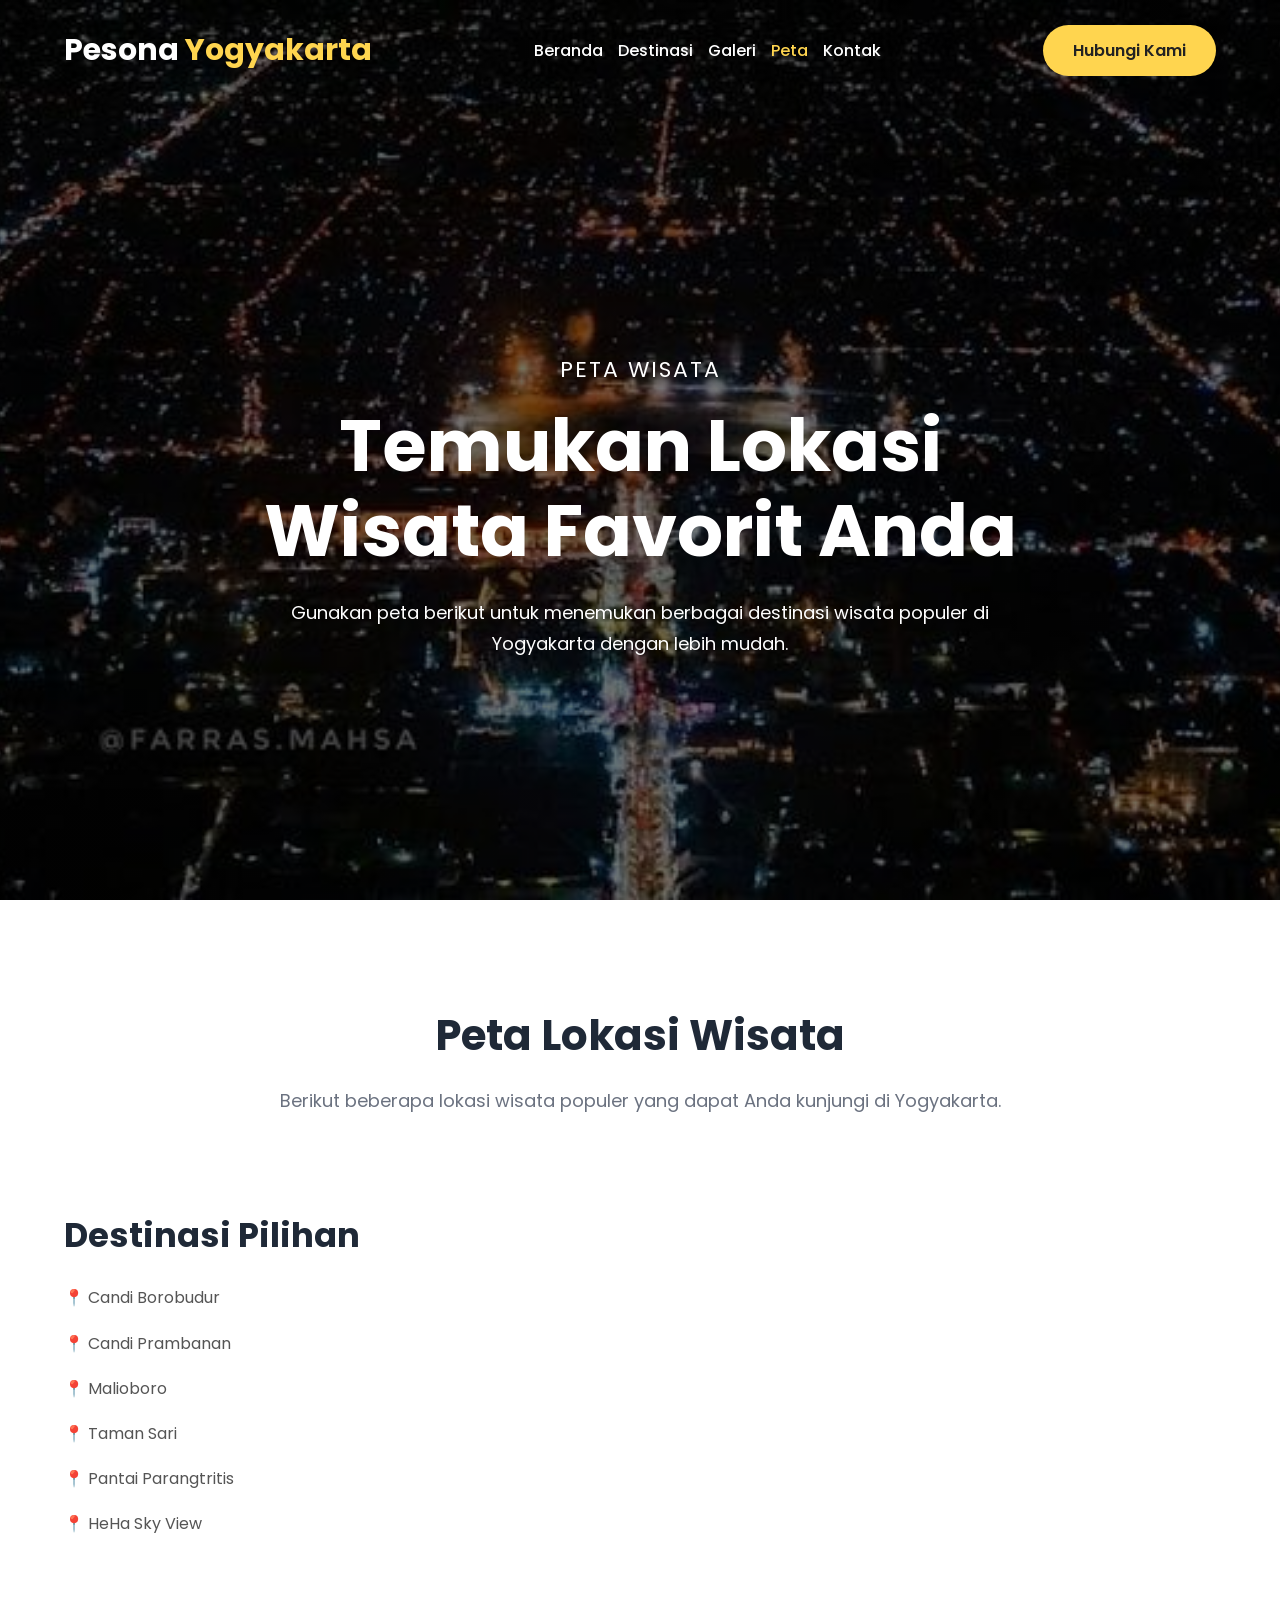
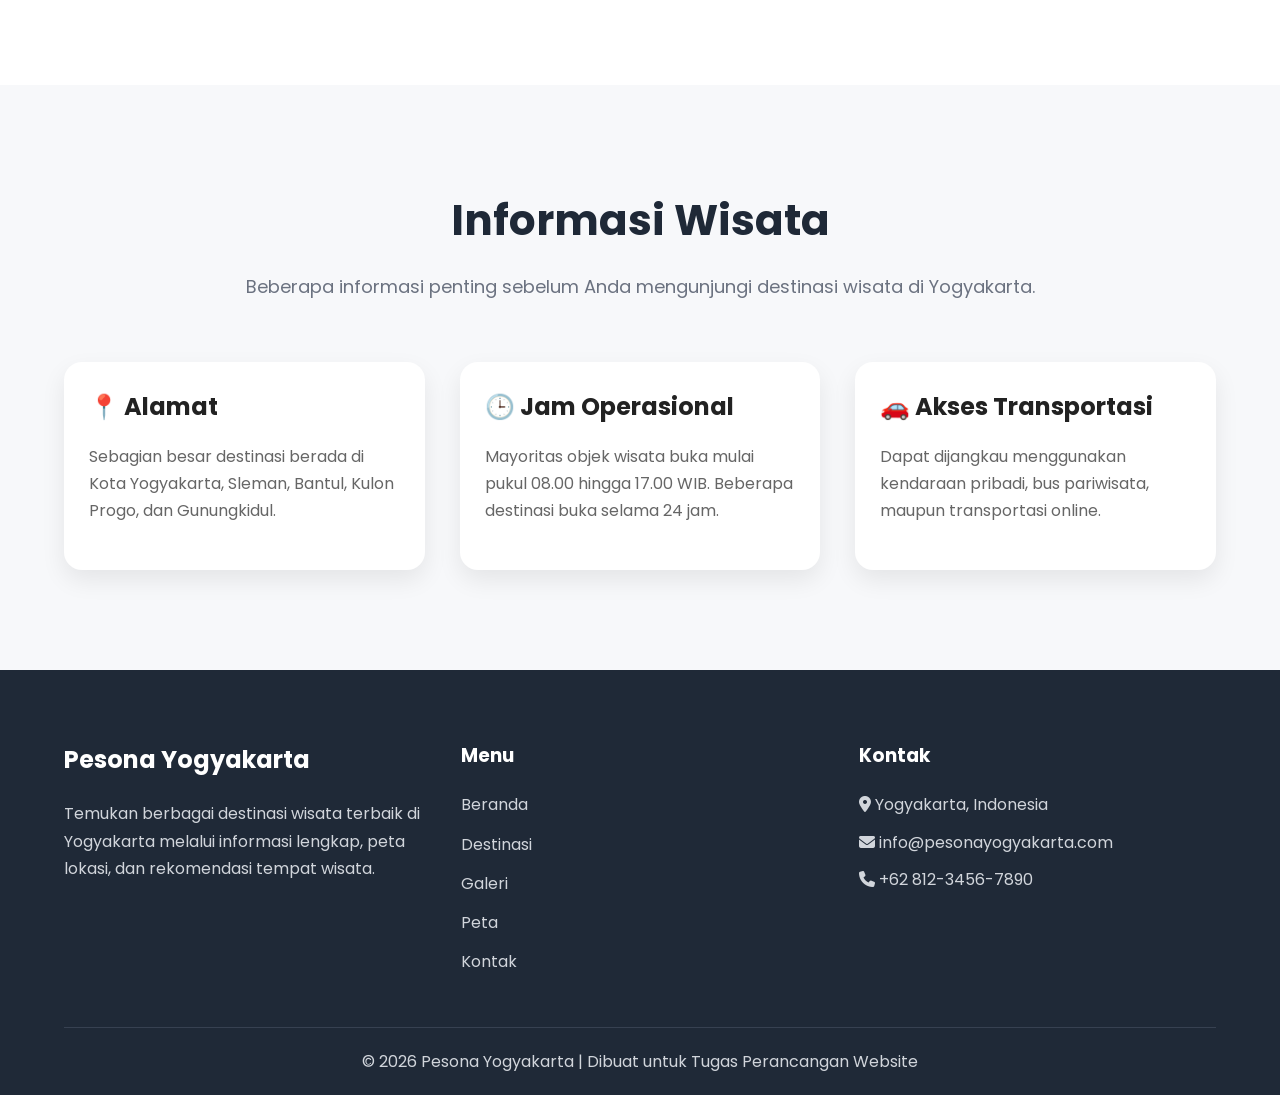
<file: peta.html>
<!DOCTYPE html>
<html lang="id">

<head>

    <meta charset="UTF-8">

    <meta name="viewport" content="width=device-width, initial-scale=1.0">

    <title>Peta Wisata | Pesona Yogyakarta</title>

    <link rel="preconnect" href="https://fonts.googleapis.com">

    <link rel="preconnect" href="https://fonts.gstatic.com" crossorigin>

    <link href="https://fonts.googleapis.com/css2?family=Poppins:wght@300;400;500;600;700&display=swap" rel="stylesheet">

    <link rel="stylesheet"
        href="https://cdnjs.cloudflare.com/ajax/libs/font-awesome/6.7.2/css/all.min.css">

    <link rel="stylesheet" href="css/style.css">

</head>

<body>

<header class="header">

    <div class="container">

        <nav class="navbar">

            <a href="index.html" class="logo">

                Pesona <span>Yogyakarta</span>

            </a>

            <ul class="nav-menu">

                <li><a href="index.html">Beranda</a></li>

                <li><a href="destinasi.html">Destinasi</a></li>

                <li><a href="galeri.html">Galeri</a></li>

                <li><a href="peta.html" class="active">Peta</a></li>

                <li><a href="kontak.html">Kontak</a></li>

            </ul>

            <a href="kontak.html" class="btn-nav">

                Hubungi Kami

            </a>

        </nav>

    </div>

</header>

<section class="hero peta-hero">

    <div class="hero-overlay"></div>

    <div class="hero-content">

        <p class="hero-subtitle">

            PETA WISATA

        </p>

        <h1>

            Temukan Lokasi <br>

            Wisata Favorit Anda

        </h1>

        <p class="hero-text">

            Gunakan peta berikut untuk menemukan berbagai
            destinasi wisata populer di Yogyakarta dengan
            lebih mudah.

        </p>

    </div>

</section>

<section class="about">

    <div class="container">

        <div class="section-title">

            <h2>Peta Lokasi Wisata</h2>

            <p>

                Berikut beberapa lokasi wisata populer yang dapat
                Anda kunjungi di Yogyakarta.

            </p>

        </div>

        <div class="about-content">

            <div class="about-text">

                <h3>Destinasi Pilihan</h3>

                <p>
                    📍 Candi Borobudur
                </p>

                <p>
                    📍 Candi Prambanan
                </p>

                <p>
                    📍 Malioboro
                </p>

                <p>
                    📍 Taman Sari
                </p>

                <p>
                    📍 Pantai Parangtritis
                </p>

                <p>
                    📍 HeHa Sky View
                </p>

            </div>

            <div class="about-image">

                                <iframe
                    src="https://www.google.com/maps/embed?pb=!1m18!1m12!1m3!1d253497.2412103472!2d110.261977!3d-7.795580!2m3!1f0!2f0!3f0!3m2!1i1024!2i768!4f13.1!3m3!1m2!1s0x2e7a579a8c7e4f39%3A0x4027a76e3530c00!2sYogyakarta!5e0!3m2!1sid!2sid!4v1710000000000!5m2!1sid!2sid"
                    width="100%"
                    height="400"
                    style="border:0; border-radius:15px;"
                    allowfullscreen=""
                    loading="lazy"
                    referrerpolicy="no-referrer-when-downgrade">

                </iframe>

            </div>

        </div>

    </div>

</section>

<section class="destination">

    <div class="container">

        <div class="section-title">

            <h2>Informasi Wisata</h2>

            <p>

                Beberapa informasi penting sebelum Anda
                mengunjungi destinasi wisata di Yogyakarta.

            </p>

        </div>

        <div class="destination-grid">

            <div class="card">

                <div class="card-content">

                    <h3>📍 Alamat</h3>

                    <p>

                        Sebagian besar destinasi berada di Kota
                        Yogyakarta, Sleman, Bantul,
                        Kulon Progo, dan Gunungkidul.

                    </p>

                </div>

            </div>

            <div class="card">

                <div class="card-content">

                    <h3>🕒 Jam Operasional</h3>

                    <p>

                        Mayoritas objek wisata buka mulai
                        pukul 08.00 hingga 17.00 WIB.
                        Beberapa destinasi buka selama 24 jam.

                    </p>

                </div>

            </div>

            <div class="card">

                <div class="card-content">

                    <h3>🚗 Akses Transportasi</h3>

                    <p>

                        Dapat dijangkau menggunakan kendaraan
                        pribadi, bus pariwisata, maupun
                        transportasi online.

                    </p>

                </div>

            </div>

        </div>

    </div>

</section>

<footer class="footer">

    <div class="container">

        <div class="footer-grid">

            <div class="footer-item">

                <h2>Pesona Yogyakarta</h2>

                <p>

                    Temukan berbagai destinasi wisata terbaik
                    di Yogyakarta melalui informasi lengkap,
                    peta lokasi, dan rekomendasi tempat wisata.

                </p>

            </div>

            <div class="footer-item">

                <h3>Menu</h3>

                <ul>

                    <li><a href="index.html">Beranda</a></li>

                    <li><a href="destinasi.html">Destinasi</a></li>

                    <li><a href="galeri.html">Galeri</a></li>

                    <li><a href="peta.html">Peta</a></li>

                    <li><a href="kontak.html">Kontak</a></li>

                </ul>

            </div>

            <div class="footer-item">

                <h3>Kontak</h3>

                <p>
                    <i class="fas fa-map-marker-alt"></i>
                    Yogyakarta, Indonesia
                </p>

                <p>
                    <i class="fas fa-envelope"></i>
                    info@pesonayogyakarta.com
                </p>

                <p>
                    <i class="fas fa-phone"></i>
                    +62 812-3456-7890
                </p>

            </div>

        </div>

        <hr>

        <div class="footer-bottom">

            <p>

                © 2026 Pesona Yogyakarta | Dibuat untuk Tugas Perancangan Website

            </p>

        </div>

    </div>

</footer>

</body>

</html>
</file>
<file: css/style.css>
*{
    margin:0;
    padding:0;
    box-sizing:border-box;
}

html{
    scroll-behavior:smooth;
}

body{
    font-family:'Poppins',sans-serif;
    background:#f7f8fa;
    color:#333;
    line-height:1.7;
}

img{
    width:100%;
    display:block;
}

a{
    text-decoration:none;
}

ul{
    list-style:none;
}

.container{
    width:90%;
    max-width:1200px;
    margin:auto;
}

.header{
    position:absolute;
    top:0;
    left:0;
    width:100%;
    z-index:999;
}

.navbar{

    display:flex;

    justify-content:space-between;

    align-items:center;

    padding:25px 0;

}

.logo{

    font-size:30px;

    font-weight:700;

    color:#ffffff;
}

.logo span{

    color:#FFD54F;
}

.nav-menu{

    display:flex;

    gap:15px;

    flex-wrap:wrap;

    justify-content:center;
}

.nav-menu li a{

    color:#ffffff;

    font-weight:500;

    transition:.3s;
}

.nav-menu li a:hover{

    color:#FFD54F;
}

.active{

    color:#FFD54F !important;
}

.btn-nav{

    background:#FFD54F;

    color:#222;

    padding:12px 30px;

    border-radius:50px;

    font-weight:600;

    transition:.3s;
}

.btn-nav:hover{

    background:#ffffff;

    transform:translateY(-2px);
}
.hero{

    height:100vh;

    background-size:cover;

    background-position:center;

    background-repeat:no-repeat;

    display:flex;

    justify-content:center;

    align-items:center;

    text-align:center;

    position:relative;
}

.home-hero{
    background-image:
    linear-gradient(rgba(0,0,0,.55), rgba(0,0,0,.55)),
    url("../images/hero/hero.jpg");

    background-size: cover;
    background-position: center;
    background-repeat: no-repeat;
}
   .destinasi-hero{
    background-image:
        linear-gradient(rgba(0,0,0,.55), rgba(0,0,0,.55)),
        url("../images/hero/destinasi.jpg");

    background-size: cover;
    background-position: center;
    background-repeat: no-repeat;
}

.galeri-hero{
    background-image:
        linear-gradient(rgba(0,0,0,.55), rgba(0,0,0,.55)),
        url("../images/hero/galeri.jpg");

    background-size: cover;
    background-position: center;
    background-repeat: no-repeat;
}

.peta-hero{
    background-image:
        linear-gradient(rgba(0,0,0,.55), rgba(0,0,0,.55)),
        url("../images/hero/peta.jpg");

    background-size: cover;
    background-position: center;
    background-repeat: no-repeat;
}

.kontak-hero{
    background-image:
        linear-gradient(rgba(0,0,0,.55), rgba(0,0,0,.55)),
        url("../images/hero/kontak.jpg");

    background-size: cover;
    background-position: center;
    background-repeat: no-repeat;
}

.hero-overlay{

    position:absolute;

    top:0;

    left:0;

    width:100%;

    height:100%;
}

.hero-content{

    position:relative;

    z-index:2;

    color:white;

    padding-top:150px;

}

.hero-subtitle{

    font-size:22px;

    letter-spacing:2px;

    margin-bottom:15px;
}

.hero h1{

    font-size:72px;

    line-height:85px;

    margin-bottom:25px;

    font-weight:700;
}

.hero-text{

    max-width:700px;

    margin:auto;

    font-size:18px;

    margin-bottom:40px;
}

.hero-button{

    display:flex;

    justify-content:center;

    gap:20px;

    flex-wrap:wrap;
}

.btn-primary{

    background:#FFD54F;

    color:#222;

    padding:16px 35px;

    border-radius:50px;

    font-weight:600;

    transition:.3s;
}

.btn-primary:hover{

    background:#ffffff;

    transform:translateY(-3px);
}

.btn-secondary{

    border:2px solid white;

    color:white;

    padding:16px 35px;

    border-radius:50px;

    transition:.3s;
}

.btn-secondary:hover{

    background:white;

    color:#222;
}

.about{
    padding:100px 0;
    background:#ffffff;
}

.section-title{
    text-align:center;
    margin-bottom:60px;
}

.section-title h2{
    font-size:42px;
    color:#1f2937;
    margin-bottom:15px;
}

.section-title p{
    color:#6b7280;
    font-size:18px;
}

.about-content{

    display:grid;

    grid-template-columns:1fr 1fr;

    gap:60px;

    align-items:center;
}

.about-text h3{

    font-size:34px;

    margin-bottom:20px;

    color:#1f2937;
}

.about-text p{

    margin-bottom:18px;

    color:#555;
}

.about-image img{

    border-radius:20px;

    box-shadow:0 15px 40px rgba(0,0,0,.15);
}

.destination{

    padding:100px 0;

    background:#f7f8fa;
}

.destination-grid{

    display:grid;

    grid-template-columns:repeat(auto-fit,minmax(320px,1fr));

    gap:35px;
}

.card{

    background:white;

    border-radius:18px;

    overflow:hidden;

    box-shadow:0 10px 25px rgba(0,0,0,.08);

    transition:.35s;
}

.card:hover{

    transform:translateY(-10px);

    box-shadow:0 18px 45px rgba(0,0,0,.18);
}

.card img{

    height:230px;

    object-fit:cover;
}

.card-content{

    padding:25px;
}

.card-content h3{

    font-size:24px;

    margin-bottom:15px;

    color:#222;
}

.card-content p{

    color:#666;

    margin-bottom:20px;
}

.card-content a{

    color:#0f766e;

    font-weight:600;
}

.card-content a:hover{

    color:#FFD54F;
}

.why{
    padding:100px 0;
    background:#ffffff;
}

.why-grid{
    display:grid;
    grid-template-columns:repeat(auto-fit,minmax(250px,1fr));
    gap:30px;
}

.why-card{
    background:#fff;
    padding:35px 25px;
    text-align:center;
    border-radius:18px;
    box-shadow:0 10px 25px rgba(0,0,0,.08);
    transition:.3s;
}

.why-card:hover{
    transform:translateY(-10px);
}

.why-card i{
    font-size:45px;
    color:#0f766e;
    margin-bottom:20px;
}

.why-card h3{
    margin-bottom:15px;
    font-size:24px;
    color:#222;
}

.why-card p{
    color:#666;
}

.statistics{
    padding:90px 0;
    background:#0f766e;
}

.stats-grid{
    display:grid;
    grid-template-columns:repeat(auto-fit,minmax(220px,1fr));
    gap:30px;
}

.stat-card{
    background:rgba(255,255,255,.12);
    border-radius:20px;
    padding:35px;
    text-align:center;
    color:#fff;
}

.stat-card h2{
    font-size:50px;
    margin-bottom:10px;
    color:#FFD54F;
}

.stat-card p{
    font-size:18px;
}

.footer{
    background:#1f2937;
    color:#fff;
    padding:70px 0 20px;
}

.footer-grid{
    display:grid;
    grid-template-columns:repeat(auto-fit,minmax(250px,1fr));
    gap:40px;
}

.footer-item h2,
.footer-item h3{
    margin-bottom:20px;
}

.footer-item p{
    color:#d1d5db;
    margin-bottom:10px;
}

.footer-item ul li{
    margin-bottom:12px;
}

.footer-item ul li a{

 color:#d1d5db;
    transition:.3s;
}

.footer-item ul li a:hover{
    color:#FFD54F;
}

.footer hr{
    margin:40px 0 20px;
    border:none;
    height:1px;
    background:#374151;
}

.footer-bottom{
    text-align:center;
    color:#d1d5db;
}

@media(max-width:992px){

.hero h1{
    font-size:56px;
    line-height:65px;
}

.about-content{
    grid-template-columns:1fr;
}

}

@media(max-width:768px){

.navbar{
    flex-direction:column;
    gap:20px;
}

.nav-menu{
    flex-wrap:wrap;
    justify-content:center;
    gap:18px;
}

.hero{
    height:85vh;
}

.hero h1{
    font-size:42px;
    line-height:52px;
}

.hero-subtitle{
    font-size:18px;
}

.hero-text{
    font-size:16px;
}

.section-title h2{
    font-size:32px;
}

.btn-primary,
.btn-secondary{
    width:100%;
    text-align:center;
}

.hero-button{
    flex-direction:column;
}

.about,
.destination,
.why,
.statistics{
    padding:70px 0;
}

}

@media(max-width:480px){

.hero h1{
    font-size:34px;
    line-height:42px;
}

.logo{
    font-size:24px;
}

.section-title h2{
    font-size:28px;
}

}


.contact-container{
    display:flex;
    gap:40px;
    align-items:flex-start;
    margin-top:50px;
    flex-wrap:wrap;
}

.contact-form{
    flex:2;
    background:#ffffff;
    padding:35px;
    border-radius:15px;
    box-shadow:0 10px 30px rgba(0,0,0,.08);
}

.form-group{
    margin-bottom:20px;
}

.form-group label{
    display:block;
    margin-bottom:8px;
    font-weight:600;
    color:#333;
}

.form-group input,
.form-group textarea{
    width:100%;
    padding:14px 16px;
    border:1px solid #ddd;
    border-radius:10px;
    font-size:16px;
    font-family:'Poppins',sans-serif;
    transition:.3s;
}

.form-group input:focus,
.form-group textarea:focus{
    outline:none;
    border-color:#0d6efd;
    box-shadow:0 0 8px rgba(13,110,253,.2);
}

.form-group textarea{
    resize:vertical;
}

.btn-primary:hover{
    background:#0b5ed7;
    transform:translateY(-2px);
}

.contact-info{
    flex:1;
    background:#ffffff;
    padding:35px;
    border-radius:15px;
    box-shadow:0 10px 30px rgba(0,0,0,.08);
}

.contact-info h3{
    margin-bottom:15px;
}

.contact-info p{
    color:#666;
    line-height:1.8;
}

.info-item{
    display:flex;
    gap:15px;
    margin-top:25px;
    align-items:flex-start;
}

.info-item i{
    width:45px;
    height:45px;
    background:#0d6efd;
    color:#fff;
    display:flex;
    align-items:center;
    justify-content:center;
    border-radius:50%;
    font-size:18px;
}

.info-item h4{
    margin-bottom:5px;
}

table{
    width:100%;
    border-collapse:collapse;
    margin-top:30px;
    background:#fff;
    border-radius:10px;
    overflow:hidden;
    box-shadow:0 10px 30px rgba(0,0,0,.08);
}

table th{
    background:#0d6efd;
    color:#fff;
    padding:15px;
    text-align:left;
}

table td{
    padding:14px;
    border-bottom:1px solid #eee;
}

table tr:hover{
    background:#f8f9fa;
}

.gallery-grid{
    display:grid;
    grid-template-columns:repeat(auto-fit,minmax(280px,1fr));
    gap:25px;
    margin-top:50px;
}

.gallery-item{
    overflow:hidden;
    border-radius:15px;
    background:#fff;
    box-shadow:0 10px 30px rgba(0,0,0,.08);
    transition:.3s;
}

.gallery-item:hover{
    transform:translateY(-8px);
}

.gallery-item img{
    width:100%;
    height:240px;
    object-fit:cover;
    display:block;
    transition:.4s;
}

.gallery-item:hover img{
    transform:scale(1.08);
}

.gallery-item h3{
    padding:18px 20px 8px;
    font-size:20px;
}

.gallery-item p{
    padding:0 20px 20px;
    color:#666;
    line-height:1.6;
}

.map-container{
    margin-top:50px;
    border-radius:15px;
    overflow:hidden;
    box-shadow:0 10px 30px rgba(0,0,0,.08);
}

.map-container iframe{
    width:100%;
    height:500px;
    border:none;
}

.nav-links a.active{
    color:#0d6efd;
    font-weight:600;
}

.nav-links a.active::after{
    width:100%;
}

.nav-links a{
    transition:.3s;
}

.nav-links a:hover{
    color:#0d6efd;
}

@media (max-width: 992px){

    .contact-container{
        flex-direction:column;
    }

    .contact-form,
    .contact-info{
        width:100%;
    }

    .gallery-grid{
        grid-template-columns:repeat(2,1fr);
    }

}

@media (max-width:768px){

    .gallery-grid{
        grid-template-columns:1fr;
    }

    table{
        display:block;
        overflow-x:auto;
        white-space:nowrap;
    }

    .map-container iframe{
        height:350px;
    }

}

@media (max-width:576px){

    .contact-form,
    .contact-info{
        padding:20px;
    }

    .btn-primary{
        width:100%;
    }

    .gallery-item img{
        height:220px;
    }

}

.contact-btn{
    background:#0d6efd;
    color:#fff;
    padding:14px 30px;
    border-radius:10px;
    border:none;
    cursor:pointer;
    font-weight:600;
    transition:.3s;
}

.contact-btn:hover{
    background:#0b5ed7;
    transform:translateY(-2px);
}

@media (max-width:768px){

    .logo{
        font-size:20px;
    }

    .nav-menu{
        gap:10px;
    }

    .nav-menu li a{
        font-size:14px;
    }

    .btn-nav{
        padding:8px 18px;
        font-size:14px;
    }

    .hero h1{
        font-size:48px;
        line-height:55px;
    }
}
</file>
